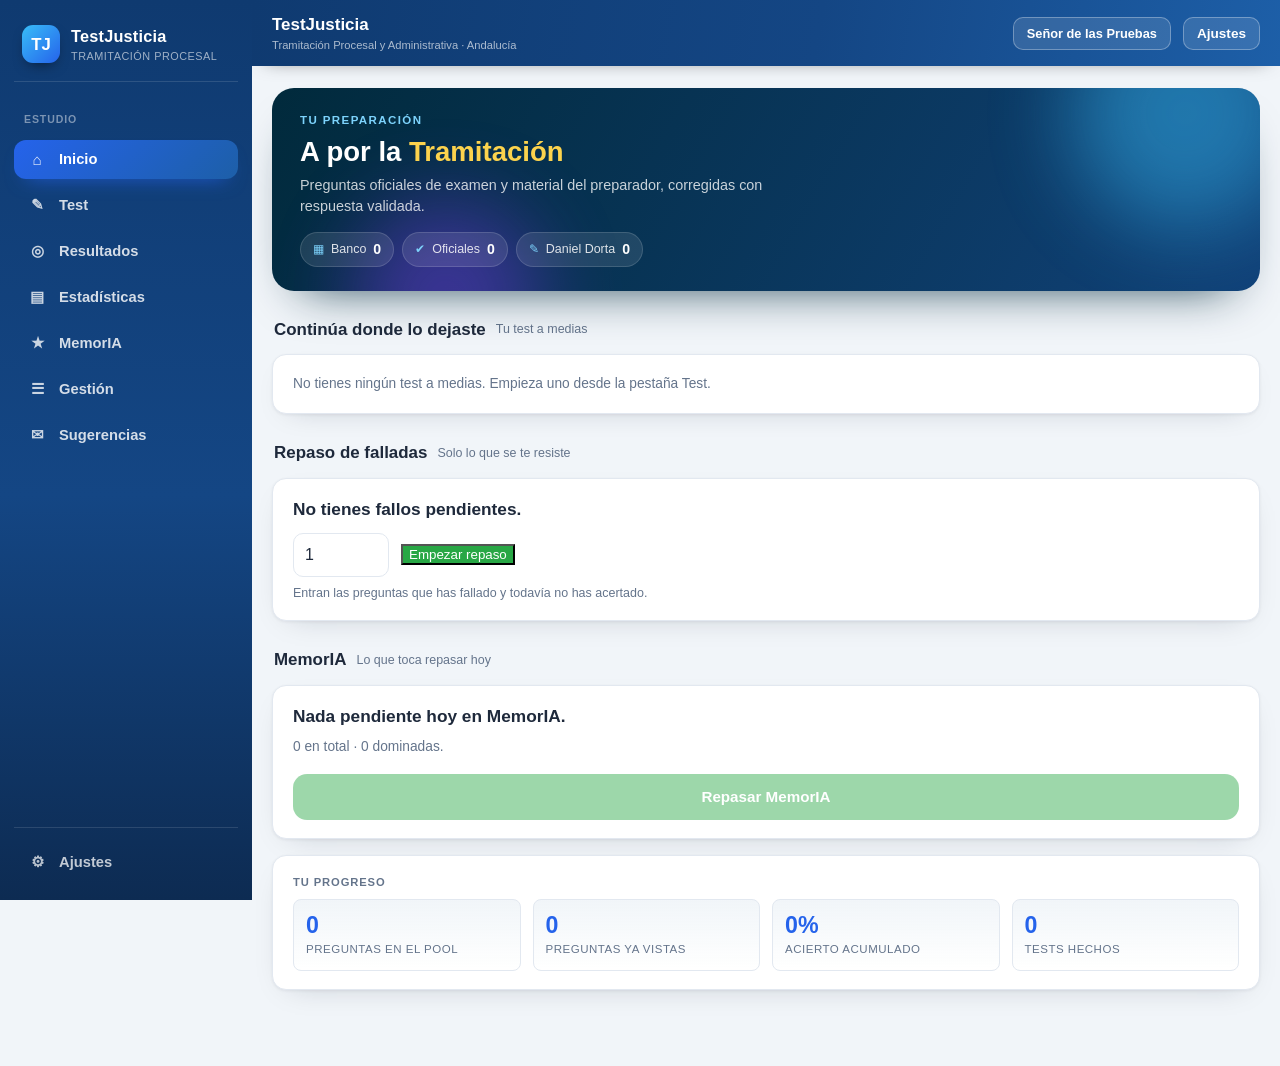
<file: index.html>
<!doctype html>
<html lang="es">
<head>
<meta charset="utf-8">
<meta name="viewport" content="width=device-width, initial-scale=1, viewport-fit=cover">
<meta name="theme-color" content="#144684">
<title>TestJusticia — Tramitación Procesal y Administrativa</title>
<link rel="manifest" href="manifest.json">
<link rel="stylesheet" href="style.css">
</head>
<body>

<div class="app-shell">

  <!-- ================= MENU LATERAL ================= -->
  <aside class="sidebar" id="sidebar">
    <div class="side-brand">
      <div class="side-logo">TJ</div>
      <div class="side-brand-txt">
        <b>TestJusticia</b>
        <span>Tramitación Procesal</span>
      </div>
    </div>

    <div class="side-sec">Estudio</div>
    <button class="nav-btn active" type="button" data-tab="tab-inicio"><span class="ic">⌂</span> Inicio</button>
    <button class="nav-btn" type="button" data-tab="tab-test"><span class="ic">✎</span> Test</button>
    <button class="nav-btn" type="button" data-tab="tab-resultados"><span class="ic">◎</span> Resultados</button>
    <button class="nav-btn" type="button" data-tab="tab-stats"><span class="ic">▤</span> Estadísticas</button>
    <button class="nav-btn" type="button" data-tab="tab-memoria"><span class="ic">★</span> MemorIA</button>
    <button class="nav-btn" type="button" data-tab="tab-gestion"><span class="ic">☰</span> Gestión</button>
    <button class="nav-btn" type="button" data-tab="tab-sugerencias"><span class="ic">✉</span> Sugerencias</button>

    <div class="side-pie">
      <button class="nav-btn js-ajustes" type="button"><span class="ic">⚙</span> Ajustes</button>
    </div>
  </aside>
  <div class="velo" id="velo"></div>

  <div class="main">

    <!-- ================= BARRA SUPERIOR ================= -->
    <header class="topbar">
      <button class="btn-menu" id="menu-toggle" type="button" aria-label="Menú">☰</button>
      <h1>TestJusticia <span class="sub">Tramitación Procesal y Administrativa · Andalucía</span></h1>
      <button id="btn-cuenta" class="icon-btn cuenta-btn" type="button" title="Cambiar de cuenta">Señor de las Pruebas</button>
      <button id="btn-ajustes" class="icon-btn" type="button">Ajustes</button>
    </header>

    <div class="contenido">

      <!-- ================= AVISO DE VERSION NUEVA ================= -->
      <div id="banner-update" class="banner-update hidden">
        <span>Hay una versión nueva de la app.</span>
        <button id="btn-banner-update" class="btn-pri" type="button">Actualizar</button>
      </div>

      <div id="banner-install" class="banner-install hidden">
        <span>Instala TestJusticia en tu pantalla de inicio.</span>
        <button id="btn-install" class="btn-sec" type="button">Instalar</button>
        <button id="btn-install-cerrar" class="icon-btn" type="button">✕</button>
      </div>

      <!-- ================= INICIO ================= -->
      <section id="tab-inicio" class="tab-content">

        <div class="qt-hero">
          <div class="qt-blob b1"></div>
          <div class="qt-blob b2"></div>
          <div class="qt-hero-grid">
            <div>
              <div class="qt-kicker">Tu preparación</div>
              <div class="qt-title">A por la <b>Tramitación</b></div>
              <p class="qt-sub">Preguntas oficiales de examen y material del preparador, corregidas con respuesta validada.</p>
              <div class="qt-chips" id="hero-chips">
                <span class="qt-chip"><i>▦</i> Banco <b id="chip-total">0</b></span>
                <span class="qt-chip"><i>✔</i> Oficiales <b id="chip-ofi">0</b></span>
                <span class="qt-chip"><i>✎</i> Daniel Dorta <b id="chip-pre">0</b></span>
              </div>
            </div>
          </div>
        </div>

        <div class="qt-sec">
          <h2>Continúa donde lo dejaste</h2>
          <span>Tu test a medias</span>
        </div>
        <div id="inicio-continuar"></div>

        <div class="qt-sec">
          <h2>Repaso de falladas</h2>
          <span>Solo lo que se te resiste</span>
        </div>
        <div class="card">
          <div class="card-titulo" id="inicio-falladas-tit">—</div>
          <div class="fila-cfg" style="margin-top:10px">
            <input type="number" id="inicio-n-falladas" min="1" max="200" step="5" value="25">
            <button class="btn-pri" type="button" id="inicio-empezar-falladas">Empezar repaso</button>
          </div>
          <div class="cfg-nota">Entran las preguntas que has fallado y todavía no has acertado.</div>
        </div>

        <div class="qt-sec">
          <h2>MemorIA</h2>
          <span>Lo que toca repasar hoy</span>
        </div>
        <div class="card">
          <div class="card-titulo" id="inicio-memoria-tit">—</div>
          <div class="card-meta" id="inicio-memoria-meta"></div>
          <div class="test-nav">
            <button class="btn-pri" type="button" id="inicio-empezar-memoria">Repasar MemorIA</button>
          </div>
        </div>

        <div class="card">
          <div class="card-label">Tu progreso</div>
          <div id="resumen-inicio" class="resumen-grid"></div>
        </div>
      </section>

      <!-- ================= TEST ================= -->
      <section id="tab-test" class="tab-content hidden">

        <div id="test-portada">
          <div id="portada-pausada" class="hidden"></div>
          <div class="qt-sec">
            <h2>Preparar un test</h2>
            <span>Todo se configura en un solo sitio</span>
          </div>
          <div class="qt-modes">
            <button class="qt-mode verde" type="button" id="opt-config">
              <span class="qt-mode-top"><span class="qt-mode-ic">⚙</span><span class="qt-mode-name">Test configurable</span></span>
              <span class="qt-mode-desc">Número de preguntas, modo, tiempo, fuente, bloque y tipo de pregunta.</span>
              <span class="qt-mode-meta"><b>Elegir opciones</b></span>
            </button>

            <button class="qt-mode" type="button" id="opt-completo">
              <span class="qt-mode-top"><span class="qt-mode-ic">◎</span><span class="qt-mode-name">Examen completo</span></span>
              <span class="qt-mode-desc">Un examen entero, tal y como cayó: oficiales o de Daniel Dorta.</span>
              <span class="qt-mode-meta"><b>Ver exámenes</b></span>
            </button>
          </div>
        </div>

        <!-- ---------- CONFIGURADOR ---------- -->
        <div id="vista-config" class="hidden">
          <div class="vista-cab">
            <button class="btn-sec btn-volver" type="button" id="cfg-volver">‹ Volver</button>
            <div class="vista-cab-tx"><b>Test configurable</b><span>tú eliges las reglas</span></div>
          </div>

          <div class="paso">
            <div class="paso-num">1</div>
            <div class="paso-cuerpo">
              <h3>Cuántas preguntas</h3>
              <div class="fila-cfg">
                <input type="number" id="cfg-n" min="1" max="500" step="5" value="25">
                <div class="chips-mini" id="cfg-n-rapidos">
                  <button class="chip-mini" type="button" data-cfg-n="10">10</button>
                  <button class="chip-mini" type="button" data-cfg-n="25">25</button>
                  <button class="chip-mini" type="button" data-cfg-n="50">50</button>
                  <button class="chip-mini" type="button" data-cfg-n="100">100</button>
                  <button class="chip-mini" type="button" data-cfg-n="max">Todas</button>
                </div>
              </div>
              <div class="cfg-nota" id="cfg-n-nota"></div>
            </div>
          </div>

          <div class="paso">
            <div class="paso-num">2</div>
            <div class="paso-cuerpo">
              <h3>Modo y tiempo</h3>
              <div class="seg" id="cfg-modo">
                <button class="seg-btn" type="button" data-correccion="examen">
                  <b>Modo examen</b><span>Sin ayudas. La nota, al terminar.</span>
                </button>
                <button class="seg-btn" type="button" data-correccion="estudio">
                  <b>Modo estudio</b><span>Corrige al momento, con base legal. Sin tiempo.</span>
                </button>
              </div>
              <div class="sub-cfg">
                <span class="sub-tit">Tiempo del test</span>
                <div class="chips-mini" id="cfg-tiempos">
                  <button class="chip-mini" type="button" data-cfg-min="0">Sin límite</button>
                  <button class="chip-mini" type="button" data-cfg-min="15">15 min</button>
                  <button class="chip-mini" type="button" data-cfg-min="30">30 min</button>
                  <button class="chip-mini" type="button" data-cfg-min="45">45 min</button>
                  <button class="chip-mini" type="button" data-cfg-min="60">60 min</button>
                  <button class="chip-mini" type="button" data-cfg-min="90">90 min</button>
                  <button class="chip-mini" type="button" data-cfg-min="120">120 min</button>
                </div>
                <div class="cfg-nota" id="cfg-tiempo-nota"></div>
              </div>
            </div>
          </div>

          <div class="paso">
            <div class="paso-num">3</div>
            <div class="paso-cuerpo">
              <h3>De dónde salen</h3>

              <div class="sub-cfg">
                <span class="sub-tit">Fuente</span>
                <div class="fchips" id="cfg-fuente">
                  <button class="fchip on" type="button" data-fuente="todas">Todas</button>
                  <button class="fchip fchip-ofi" type="button" data-fuente="oficial">Oficiales</button>
                  <button class="fchip fchip-pre" type="button" data-fuente="preparador">Daniel Dorta</button>
                </div>
              </div>

              <div class="sub-cfg">
                <span class="sub-tit">Bloque (puedes marcar varios)</span>
                <div class="chips-mini" id="cfg-bloque">
                  <button class="chip-mini on" type="button" data-bloque="test">Test · 1er ejercicio</button>
                  <button class="chip-mini on" type="button" data-bloque="caso">Caso práctico · 2º</button>
                  <button class="chip-mini on" type="button" data-bloque="informatica">Informática · 3º</button>
                </div>
                <div class="cfg-nota" id="cfg-bloque-nota">Marcados los tres: entran preguntas de cualquier bloque.</div>
              </div>

              <div class="sub-cfg">
                <span class="sub-tit">Ley</span>
                <select id="cfg-ley" class="campo-select"></select>
                <div class="cfg-nota">Solo aparecen las leyes que tienen preguntas en el banco.</div>
              </div>

              <div class="sub-cfg">
                <span class="sub-tit">Tipo de pregunta</span>
                <div class="chips-mini" id="cfg-tipo">
                  <button class="chip-mini" type="button" data-tipo="todas">Todas</button>
                  <button class="chip-mini" type="button" data-tipo="falladas">Falladas</button>
                  <button class="chip-mini" type="button" data-tipo="sin-hacer">No realizadas aún</button>
                </div>
              </div>

              <div class="sub-cfg">
                <span class="sub-tit">Examen concreto (opcional)</span>
                <select id="cfg-examen" class="campo-select"></select>
                <div class="cfg-nota">Déjalo en «Todo el banco» para usar el total de todos los exámenes.</div>
              </div>
            </div>

              <div class="sub-cfg">
                <span class="sub-tit">Penalización por fallo</span>
                <div class="chips-mini" id="cfg-penal">
                  <button class="chip-mini" type="button" data-penal="0">Sin penalización</button>
                  <button class="chip-mini" type="button" data-penal="0.25">4 fallos = 1</button>
                  <button class="chip-mini" type="button" data-penal="0.3333">3 fallos = 1</button>
                  <button class="chip-mini" type="button" data-penal="0.5">2 fallos = 1</button>
                  <button class="chip-mini" type="button" data-penal="1">1 fallo = 1</button>
                </div>
                <div class="cfg-nota" id="cfg-penal-nota">Cada fallo resta esa fracción de acierto. Las blancas nunca penalizan.</div>
              </div>
          </div>

          <div class="cfg-final">
            <div class="cfg-resumen" id="cfg-resumen">—</div>
            <button class="btn-pri btn-grande" type="button" id="cfg-empezar">Comenzar test</button>
          </div>
        </div>

        <!-- ---------- VISTA: EXAMEN COMPLETO ---------- -->
        <div id="vista-completo" class="hidden">
          <div class="vista-cab">
            <button class="btn-sec btn-volver" type="button" id="comp-volver">‹ Volver</button>
            <div class="vista-cab-tx"><b>Examen completo</b><span>tal y como cayó</span></div>
          </div>

          <div class="fchips" id="comp-fuente">
            <button class="fchip on" type="button" data-comp-fuente="oficial">Oficiales</button>
            <button class="fchip fchip-pre" type="button" data-comp-fuente="preparador">Daniel Dorta</button>
          </div>

          <div id="comp-lista" class="of-lista"></div>
        </div>

        <!-- ---------- VISTA: CONFIGURAR UN EXAMEN COMPLETO ---------- -->
        <div id="vista-examen" class="hidden">
          <div class="vista-cab">
            <button class="btn-sec btn-volver" type="button" id="ex-volver">‹ Volver a la lista</button>
          </div>

          <div class="card">
            <div class="card-label">Examen completo</div>
            <div class="card-titulo" id="ex-titulo">—</div>
            <div class="card-meta" id="ex-meta"></div>
          </div>

          <div class="paso">
            <div class="paso-num">1</div>
            <div class="paso-cuerpo">
              <h3>Cómo quieres hacerlo</h3>
              <div class="seg" id="ex-modo">
                <button class="seg-btn" type="button" data-correccion="examen">
                  <b>Modo examen</b><span>Sin ayudas y con tiempo, como el día del examen.</span>
                </button>
                <button class="seg-btn" type="button" data-correccion="estudio">
                  <b>Modo estudio</b><span>Corrige al momento, con la base legal. Sin tiempo.</span>
                </button>
              </div>
            </div>
          </div>

          <div class="paso">
            <div class="paso-num">2</div>
            <div class="paso-cuerpo">
              <h3>Tiempo</h3>
              <div class="chips-mini" id="ex-tiempos">
                <button class="chip-mini" type="button" data-ex-min="0">Sin límite</button>
                <button class="chip-mini" type="button" data-ex-min="30">30 min</button>
                <button class="chip-mini" type="button" data-ex-min="45">45 min</button>
                <button class="chip-mini" type="button" data-ex-min="60">60 min</button>
                <button class="chip-mini" type="button" data-ex-min="90">90 min</button>
                <button class="chip-mini" type="button" data-ex-min="120">120 min</button>
              </div>
              <div class="cfg-nota" id="ex-tiempo-nota">Cuando se acabe el tiempo, el examen se entrega solo.</div>
            </div>
          </div>

          <div class="paso">
            <div class="paso-num">3</div>
            <div class="paso-cuerpo">
              <h3>Penalización</h3>
              <div class="sub-cfg">
                <span class="sub-tit">Penalización por fallo</span>
                <div class="chips-mini" id="ex-penal">
                  <button class="chip-mini" type="button" data-penal="0">Sin penalización</button>
                  <button class="chip-mini" type="button" data-penal="0.25">4 fallos = 1</button>
                  <button class="chip-mini" type="button" data-penal="0.3333">3 fallos = 1</button>
                  <button class="chip-mini" type="button" data-penal="0.5">2 fallos = 1</button>
                  <button class="chip-mini" type="button" data-penal="1">1 fallo = 1</button>
                </div>
                <div class="cfg-nota" id="ex-penal-nota">Cada fallo resta esa fracción de acierto. Las blancas nunca penalizan.</div>
              </div>
            </div>
          </div>

          <div class="cfg-final">
            <div class="cfg-resumen" id="ex-resumen">—</div>
            <button class="btn-pri btn-grande" type="button" id="ex-empezar">Comenzar el examen</button>
          </div>
        </div>

        <div id="test-runner" class="hidden">
        <div class="test-barra">
          <div class="test-barra-top">
            <span id="test-progreso-txt">0 / 0</span>
            <span id="test-marcador" class="marcador"></span>
            <span id="test-cronometro" class="crono hidden">00:00</span>
            <button id="btn-memorizar" class="modo-chip memoria" type="button" title="Añadir esta pregunta a MemorIA">★ MemorIA</button>
            <button id="btn-trampas" class="modo-chip" type="button" title="Resaltar las palabras que suelen usarse como trampa">🔍 Trampas</button>
            <button id="btn-duda" class="modo-chip" type="button" title="Marcar esta pregunta como dudosa">🟡 Duda</button>
            <button id="test-modo-chip" class="modo-chip examen" type="button">Examen</button>
          </div>
          <div class="progress"><div id="test-progress-bar" class="progress-fill"></div></div>
        </div>

        <div class="test-layout con-nav" id="test-layout">
          <div class="pregunta">
            <div class="pregunta-num" id="pregunta-num">Pregunta 1</div>
            <div class="caso-box hidden" id="caso-box">
              <button class="caso-cab" id="caso-toggle" type="button">
                <span class="caso-ico">▤</span>
                <span class="caso-tit">Supuesto de hecho del caso práctico</span>
                <span class="caso-flecha" id="caso-flecha">▾</span>
              </button>
              <div class="caso-texto hidden" id="caso-texto"></div>
            </div>
            <div class="pregunta-enunciado" id="pregunta-enunciado"></div>
            <div class="opciones" id="opciones"></div>
            <div id="feedback" class="feedback hidden"></div>
            <div id="justificacion" class="just hidden"></div>
          </div>

          <aside class="side-test" id="side-test">
            <h4>Preguntas</h4>
            <div class="question-nav" id="question-nav"></div>
            <div class="leyenda">
              <span><i style="background:#3b82f6"></i>Respondida</span>
              <span><i style="background:#008000"></i>Correcta</span>
              <span><i style="background:#ff0000"></i>Fallada</span>
              <span><i style="background:#f59e0b"></i>En blanco</span>
            </div>
            <div class="afb" id="afb">
              <span class="afb-ok" id="afb-ok" style="width:0%"></span>
              <span class="afb-mal" id="afb-mal" style="width:0%"></span>
              <span class="afb-bl" id="afb-bl" style="width:100%"></span>
            </div>
            <div class="fnota" id="afb-txt">0 aciertos · 0 fallos · 0 en blanco</div>
          </aside>
        </div>

        <div class="test-nav">
          <button id="btn-anterior" class="btn-sec" type="button">‹ Anterior</button>
          <button id="btn-editar-preg" class="btn-sec" type="button" title="Editar esta pregunta y su justificación">✎ Editar</button>
          <button id="btn-blanco" class="btn-blanco" type="button">Dejar en blanco</button>
          <button id="btn-siguiente" class="btn-pri" type="button">Siguiente ›</button>
        </div>
        <div class="test-nav">
          <button id="btn-finalizar" class="btn-peligro" type="button">Finalizar test</button>
          <button id="btn-pausar" class="btn-sec" type="button">⏸ Pausar y salir</button>
          <button id="btn-abandonar" class="btn-sec" type="button">Descartar</button>
        </div>
        </div><!-- /test-runner -->
      </section>

      <!-- ================= RESULTADOS ================= -->
      <section id="tab-resultados" class="tab-content hidden">
        <div id="res-lista">
        <div class="card resultado-card">
          <div id="resultado-nota" class="nota">—</div>
          <div id="resultado-titulo" class="card-titulo">Resultado</div>
          <div id="resultado-detalle" class="card-meta"></div>
          <div id="resultado-dudas" class="card-meta"></div>
          <div id="resultado-racha" class="racha hidden"></div>
          <div class="afb">
            <span class="afb-ok" id="res-afb-ok" style="width:0%"></span>
            <span class="afb-mal" id="res-afb-mal" style="width:0%"></span>
            <span class="afb-bl" id="res-afb-bl" style="width:100%"></span>
          </div>
          <div class="test-nav" style="margin-top:10px">
            <button id="btn-ver-completo" class="btn-pri" type="button">Ver el test completo</button>
            <button id="btn-repetir-dudas" class="btn-sec hidden" type="button">🟡 Repasar las dudas</button>
          </div>
        </div>

        <div class="card">
          <div class="card-label">Tus tests</div>
          <div class="fchips" id="hist-filtros">
            <button class="fchip on" type="button" data-hist="todos">Todos</button>
            <button class="fchip" type="button" data-hist="abiertos">A medias</button>
            <button class="fchip" type="button" data-hist="terminados">Terminados</button>
          </div>
          <div id="lista-tests" class="lista-tests"></div>
        </div>

        <div class="card">
          <div class="card-label">Fallos de esta sesión</div>
          <div id="lista-fallos" class="lista-fallos"></div>
        </div>

        <div class="card">
          <div class="card-label">Revision completa</div>
          <div class="fchips rev-filtros" id="rev-filtros">
            <button class="fchip on" type="button" data-rev="todas">Todas</button>
            <button class="fchip" type="button" data-rev="falladas">Falladas</button>
            <button class="fchip" type="button" data-rev="blancas">Blancas</button>
            <button class="fchip" type="button" data-rev="acertadas">Acertadas</button>
          </div>
          <div id="lista-revision" class="lista-revision hidden"></div>
          <div class="test-nav"><button id="btn-revision" class="btn-sec" type="button">Mostrar todas las preguntas</button></div>
        </div>

        <div class="test-nav">
          <button id="btn-repetir-fallos" class="btn-pri" type="button">↺ Repetir los fallos</button>
          <button id="btn-volver-inicio" class="btn-sec" type="button">Volver al inicio</button>
        </div>
        </div><!-- /res-lista -->

        <!-- ---------- VISOR: recorrer un test ya hecho ---------- -->
        <div id="visor-rev" class="hidden">
          <div class="card visor-cab">
            <div class="visor-top">
              <button class="btn-sec btn-volver" id="visor-cerrar" type="button">‹ Volver</button>
              <div class="visor-tx">
                <b id="visor-titulo">Test</b>
                <span id="visor-meta">—</span>
              </div>
              <div class="visor-nota" id="visor-nota">—</div>
            </div>
            <div class="visor-filtros" id="visor-filtros">
              <button class="vf ok" type="button" data-vf="ok">
                <b id="vf-ok">0</b><span>Buenas</span>
              </button>
              <button class="vf mal" type="button" data-vf="mal">
                <b id="vf-mal">0</b><span>Falladas</span>
              </button>
              <button class="vf bl" type="button" data-vf="bl">
                <b id="vf-bl">0</b><span>En blanco</span>
              </button>
              <button class="vf duda" type="button" data-vf="duda">
                <b id="vf-duda">0</b><span>Dudas</span>
              </button>
            </div>
          </div>

          <div class="card" id="visor-cuerpo"></div>

          <div class="test-nav visor-nav">
            <button class="btn-sec" id="visor-ant" type="button">‹ Anterior</button>
            <span class="visor-pos" id="visor-pos">0 / 0</span>
            <button class="btn-pri" id="visor-sig" type="button">Siguiente ›</button>
          </div>
        </div>
      </section>

      <!-- ================= ESTADÍSTICAS ================= -->
      <section id="tab-stats" class="tab-content hidden">
        <div class="card">
          <div class="card-label">Global</div>
          <div id="stats-global" class="resumen-grid"></div>
        </div>
        <div class="card">
          <div class="card-label">Evolución por sesión</div>
          <div id="stats-grafico" class="grafico"></div>
        </div>
        <div class="card">
          <div class="card-label">Acierto por ley</div>
          <div id="stats-leyes" class="lista-leyes"></div>
        </div>

        <div class="card">
          <div class="card-label">Buscar preguntas</div>
          <input type="search" id="buscador" class="campo-buscar" placeholder="Escribe una palabra: adopción, artículo 86, LEC…">
          <div id="resultados-busqueda" class="lista-fallos" style="margin-top:12px"></div>
        </div>

        <div class="card">
          <div class="card-label">Preguntas que más fallas</div>
          <div id="stats-falladas" class="lista-fallos"></div>
        </div>
        <div class="card">
          <div class="card-label">Historial</div>
          <div id="stats-historial" class="historial"></div>
        </div>
      </section>

      <!-- ================= MEMORIA ================= -->
      <section id="tab-memoria" class="tab-content hidden">
        <div class="card">
          <div class="card-label">MemorIA · repaso diario</div>
          <div class="card-titulo">Las preguntas que se te resisten</div>
          <div class="card-meta">
            Entran solas al <strong>tercer fallo</strong>, o cuando tú quieras con el botón ★.
            Solo salen cuando las aciertas <strong>5 días seguidos</strong>.
          </div>
          <div id="memoria-contadores" class="resumen-grid"></div>
          <div class="test-nav">
            <button id="btn-memoria-repasar" class="btn-pri" type="button">Repasar ahora</button>
          </div>
        </div>

        <div class="card">
          <div class="card-label">Preguntas en MemorIA</div>
          <div class="fchips" id="memoria-filtros">
            <button class="fchip on" type="button" data-mem="hoy">Para hoy</button>
            <button class="fchip" type="button" data-mem="todas">Todas</button>
            <button class="fchip" type="button" data-mem="dominadas">Dominadas</button>
          </div>
          <div id="memoria-lista" class="memoria-lista"></div>
        </div>
      </section>

      <!-- ================= GESTIÓN DE PREGUNTAS ================= -->
      <section id="tab-gestion" class="tab-content hidden">
        <div class="card">
          <div class="card-label">Cargar exámenes</div>
          <div class="card-titulo">Subir un PDF</div>
          <div class="card-meta">
            Se abre la revisión previa antes de guardar nada: puedes excluir preguntas
            y marcar la correcta en las que falte.
          </div>
          <div class="test-nav">
            <button id="btn-gestion-pdf" class="btn-pri" type="button">Subir PDF</button>
            <button id="btn-vaciar-preguntas" class="btn-peligro" type="button">Vaciar todas las preguntas</button>
          </div>
          <div class="cfg-nota" id="ges-total"></div>
        </div>

        <div class="card">
          <div class="card-label">Filtrar</div>
          <div class="sub-cfg">
            <span class="sub-tit">Bloque</span>
            <div class="chips-mini" id="ges-bloque">
              <button class="chip-mini on" type="button" data-bloque="test">Test · 1º</button>
              <button class="chip-mini on" type="button" data-bloque="caso">Caso práctico · 2º</button>
              <button class="chip-mini on" type="button" data-bloque="informatica">Informática · 3º</button>
            </div>
          </div>
          <div class="sub-cfg">
            <span class="sub-tit">Ley</span>
            <select id="ges-ley" class="campo-select"></select>
          </div>
          <div class="sub-cfg">
            <span class="sub-tit">Justificación</span>
            <select id="ges-just" class="campo-select"></select>
          </div>
          <div class="sub-cfg">
            <span class="sub-tit">Buscar en el enunciado</span>
            <input type="search" id="ges-buscar" class="campo-buscar" placeholder="Escribe una palabra…">
          </div>
          <div class="cfg-nota" id="ges-cont"></div>
        </div>

        <div class="card">
          <div class="card-label">Preguntas</div>
          <div id="ges-lista" class="ges-lista"></div>
          <div class="test-nav">
            <button id="ges-mas" class="btn-sec hidden" type="button">Ver más</button>
          </div>
        </div>
      </section>

      <!-- ================= SUGERENCIAS ================= -->
      <section id="tab-sugerencias" class="tab-content hidden">
        <div class="card">
          <div class="card-label">Sugerencias</div>
          <div class="card-titulo">¿Algo que mejorar?</div>
          <div class="card-meta">
            Cuéntame qué falla o qué echas en falta. Se guarda y lo leo cuando me lo pidas.
          </div>

          <label class="campo">
            <span>Tipo</span>
            <select id="sug-tipo">
              <option value="mejora">Mejora</option>
              <option value="fallo">Fallo</option>
              <option value="contenido">Contenido / pregunta mal</option>
              <option value="otro">Otro</option>
            </select>
          </label>

          <label class="campo">
            <span>Cuéntamelo</span>
            <textarea id="sug-texto" class="area-texto" rows="5"
              placeholder="Ejemplo: cuando subo un PDF de 40 páginas tarda mucho y no veo el progreso."></textarea>
          </label>

          <div class="test-nav">
            <button id="btn-sug-enviar" class="btn-pri" type="button">Enviar sugerencia</button>
          </div>
          <div class="cfg-nota" id="sug-estado"></div>
        </div>

        <div class="card">
          <div class="card-label">Enviadas</div>
          <div id="sug-lista" class="ges-lista"></div>
        </div>
      </section>

    </div><!-- /contenido -->
  </div><!-- /main -->
</div><!-- /app-shell -->

<!-- ================= MODAL AJUSTES ================= -->
<div id="modal-ajustes" class="modal hidden">
  <div class="modal-caja">
    <div class="modal-cab">
      <span>Ajustes</span>
      <button id="btn-cerrar-ajustes" class="icon-btn" type="button">Cerrar</button>
    </div>

    <div class="modal-cuerpo">
      <label class="campo">
        <span>Cuenta</span>
        <select id="set-cuenta">
          <option value="senor">Señor de las Pruebas</option>
          <option value="carolina">Carolina</option>
        </select>
      </label>

      <label class="campo">
        <span>Preguntas en test rápido</span>
        <input type="number" id="set-test-n" min="5" max="200" step="5">
      </label>

      <label class="campo">
        <span>Preguntas en simulacro</span>
        <input type="number" id="set-sim-n" min="10" max="200" step="10">
      </label>

      <label class="campo">
        <span>Minutos de simulacro (0 = sin límite)</span>
        <input type="number" id="set-sim-min" min="0" max="300" step="5">
      </label>

      <label class="campo">
        <span>Penalización por fallo (0 = ninguna)</span>
        <input type="number" id="set-penal" min="0" max="1" step="0.05">
      </label>

      <label class="campo-fila">
        <input type="checkbox" id="set-correccion-inmediata">
        <span>Corregir al instante (si no, al final)</span>
      </label>

      <label class="campo-fila">
        <input type="checkbox" id="set-barajar">
        <span>Barajar el orden de las preguntas</span>
      </label>

      <label class="campo-fila">
        <input type="checkbox" id="set-oscuro">
        <span>Modo oscuro</span>
      </label>

      <label class="campo">
        <span>Tamaño de letra</span>
        <select id="set-letra">
          <option value="normal">Normal</option>
          <option value="grande">Grande</option>
          <option value="muygrande">Muy grande</option>
        </select>
      </label>

      <div class="card-label" style="margin-top:22px">Sincronización entre dispositivos</div>
      <div class="cfg-nota">
        Pon la misma clave en el PC y en el móvil. Los exámenes que subas y los
        cambios que hagas se guardan ahí y se ven en los dos.
      </div>
      <label class="campo">
        <span>Clave de sincronización</span>
        <input id="sy-codigo" class="campo-buscar" placeholder="por ejemplo: carolina-2026" autocomplete="off">
      </label>
      <div class="test-nav">
        <button id="btn-sy-activar" class="btn-pri" type="button">Activar</button>
        <button id="btn-sy-desactivar" class="btn-sec" type="button">Desactivar</button>
      </div>
      <div class="cfg-nota" id="sy-estado">Sin sincronización.</div>

      <div class="campo-fila" style="justify-content:space-between">
        <span>Versión <b id="app-version">—</b></span>
        <button id="btn-actualizar" class="btn-sec" type="button">Buscar actualización</button>
      </div>

      <div class="modal-nota">
        Los parámetros del simulacro hay que confirmarlos con la convocatoria
        (número de preguntas, tiempo y penalización). Están configurables para
        que los ajustéis vosotros.
      </div>

      <div class="modal-acciones">
        <button id="btn-exportar" class="btn-sec" type="button">Exportar progreso</button>
        <button id="btn-importar" class="btn-sec" type="button">Importar banco o progreso (.json)</button>
        <button id="btn-importar-pdf" class="btn-pri" type="button">Importar examen en PDF</button>
        <button id="btn-reset" class="btn-peligro" type="button">Borrar todo el progreso</button>
      </div>
      <input type="file" id="file-import" accept="application/json" class="hidden">
      <input type="file" id="file-pdf" accept="application/pdf,.pdf" class="hidden">
    </div>
  </div>
</div>

<div id="toast" class="toast hidden"></div>

<!-- ================= MODAL: CONFIRMACION PROPIA ================= -->
<div id="modal-confirmar" class="modal hidden">
  <div class="modal-caja">
    <div class="modal-cab">
      <span id="conf-titulo">Confirmar</span>
    </div>
    <div class="modal-cuerpo">
      <div id="conf-texto" class="card-meta"></div>
      <div class="modal-acciones">
        <button id="conf-ok" class="btn-pri" type="button">Aceptar</button>
        <button id="conf-cancel" class="btn-sec" type="button">Cancelar</button>
      </div>
    </div>
  </div>
</div>

<!-- ================= MODAL: IMPORTAR PDF ================= -->
<div id="modal-pdf" class="modal hidden">
  <div class="modal-caja">
    <div class="modal-cab">
      <span>Importar examen en PDF</span>
      <button id="btn-cerrar-pdf" class="icon-btn" type="button">Cerrar</button>
    </div>
    <div class="modal-cuerpo">
      <label class="campo">
        <span>Nombre del examen</span>
        <input type="text" id="pdf-titulo" placeholder="Ej. Simulacro Daniel Dorta 3">
      </label>
      <label class="campo">
        <span>Fuente</span>
        <select id="pdf-fuente">
          <option value="preparador">Daniel Dorta (preparador)</option>
          <option value="oficial">Examen oficial</option>
        </select>
      </label>
      <label class="campo">
        <span>Bloque</span>
        <select id="pdf-bloque">
          <option value="test">Test</option>
          <option value="caso">Caso práctico</option>
          <option value="informatica">Informática</option>
        </select>
      </label>
      <div id="pdf-resumen" class="card-meta"></div>
      <div id="pdf-lista" class="pdf-lista"></div>
      <div class="modal-acciones">
        <button id="btn-guardar-pdf" class="btn-pri" type="button" disabled>Guardar preguntas</button>
        <button id="btn-cancelar-pdf" class="btn-sec" type="button">Cancelar</button>
      </div>
    </div>
  </div>
</div>

<!-- Modal: importar pegando el texto a mano (PDF con capa de texto ilegible) -->
<div id="modal-texto-pdf" class="modal hidden">
  <div class="modal-caja">
    <div class="modal-cab">
      <span>Importar pegando el texto</span>
      <button id="btn-cerrar-texto-pdf" class="icon-btn" type="button">Cerrar</button>
    </div>
    <div class="modal-cuerpo">
      <div id="texto-pdf-msg" class="card-meta" style="margin-bottom:14px"></div>

      <div id="ocr-bloque">
        <button id="btn-ocr-pdf" class="btn-pri" type="button" style="width:100%">
          Leerlo con OCR (recomendado)
        </button>
        <div class="cfg-nota" style="margin:8px 0 0;text-align:center">
          Reconoce el texto de las páginas. Solo hace falta la primera vez.
        </div>
        <div id="ocr-progreso" class="ocr-progreso hidden">
          <div class="ocr-barra"><i id="ocr-barra-fill"></i></div>
          <div class="ocr-txt" id="ocr-txt">Preparando el OCR…</div>
        </div>
      </div>

      <div class="ocr-sep"><span>o pega el texto a mano</span></div>

      <div class="card-meta" style="margin-bottom:8px">
        Abre el PDF, selecciona todo el texto (<b>Ctrl + A</b>), cópialo (<b>Ctrl + C</b>)
        y pégalo aquí abajo.
      </div>
      <textarea id="texto-pdf-area" class="area-texto" rows="8"
        placeholder="Pega aquí el texto del examen…"></textarea>
      <div class="modal-acciones">
        <button id="btn-texto-pdf-procesar" class="btn-pri" type="button">Procesar texto</button>
        <button id="btn-texto-pdf-cancelar" class="btn-sec" type="button">Cancelar</button>
      </div>
    </div>
  </div>
</div>

<!-- Modal: editar la pregunta en curso sin salir del test -->
<div id="modal-preg" class="modal hidden">
  <div class="modal-caja">
    <div class="modal-cab">
      <span>Editar pregunta</span>
      <button id="btn-cerrar-preg" class="icon-btn" type="button">Cerrar</button>
    </div>
    <div class="modal-cuerpo">
      <label class="campo">
        <span>Enunciado</span>
        <textarea id="ep-enun" class="area-texto" rows="4"></textarea>
      </label>
      <div class="ep-ops">
        <label class="campo ep-op"><span><input type="radio" name="ep-ok" id="ep-ok-a" value="a"> A</span><input type="text" id="ep-op-a"></label>
        <label class="campo ep-op"><span><input type="radio" name="ep-ok" id="ep-ok-b" value="b"> B</span><input type="text" id="ep-op-b"></label>
        <label class="campo ep-op"><span><input type="radio" name="ep-ok" id="ep-ok-c" value="c"> C</span><input type="text" id="ep-op-c"></label>
        <label class="campo ep-op"><span><input type="radio" name="ep-ok" id="ep-ok-d" value="d"> D</span><input type="text" id="ep-op-d"></label>
      </div>
      <label class="campo">
        <span>Bloque</span>
        <select id="ep-bloque">
          <option value="test">Test · 1er ejercicio</option>
          <option value="caso">Caso práctico · 2º</option>
          <option value="informatica">Informática · 3º</option>
        </select>
      </label>
      <label class="campo">
        <span>Ley</span>
        <input type="text" id="ep-ley" list="ep-leyes-dl" placeholder="Escribe o elige una ley…">
        <datalist id="ep-leyes-dl"></datalist>
      </label>
      <label class="campo">
        <span>Base legal</span>
        <input type="text" id="ep-base" placeholder="Art. 34.1 Ley 15/2015">
      </label>
      <label class="campo">
        <span>Justificación</span>
        <textarea id="ep-just" class="area-texto" rows="4"
          placeholder="Por qué esta opción es la correcta y por qué fallan las otras…"></textarea>
      </label>
      <div class="modal-acciones">
        <button id="btn-guardar-preg" class="btn-pri" type="button">Guardar y seguir</button>
        <button id="btn-cancelar-preg" class="btn-sec" type="button">Cancelar</button>
      </div>
    </div>
  </div>
</div>

<script src="vendor/pdf.min.js"></script>
<script src="vendor/tesseract/tesseract.min.js"></script>
<script src="datos/examenes.js"></script>
<!-- Banco oficial DESACTIVADO a proposito (13/11/2026): la app arranca con 0
     preguntas para que Carolina empiece a subir las suyas. El fichero sigue en
     datos/banco.js (1.144 preguntas de 10 examenes oficiales). Para recuperarlo,
     descomenta esta linea y sube CACHE_NAME en sw.js. -->
<!-- <script src="datos/banco.js"></script> -->
<script src="datos/casos.js"></script>
<script src="db.js"></script>
<script src="sync.js"></script>
<script src="app.js"></script>
<script>
  if ('serviceWorker' in navigator) {
    window.addEventListener('load', function () {
      navigator.serviceWorker.register('sw.js').catch(function (e) {
        console.warn('SW no registrado:', e);
      });
    });
  }
</script>
</body>
</html>
</file>
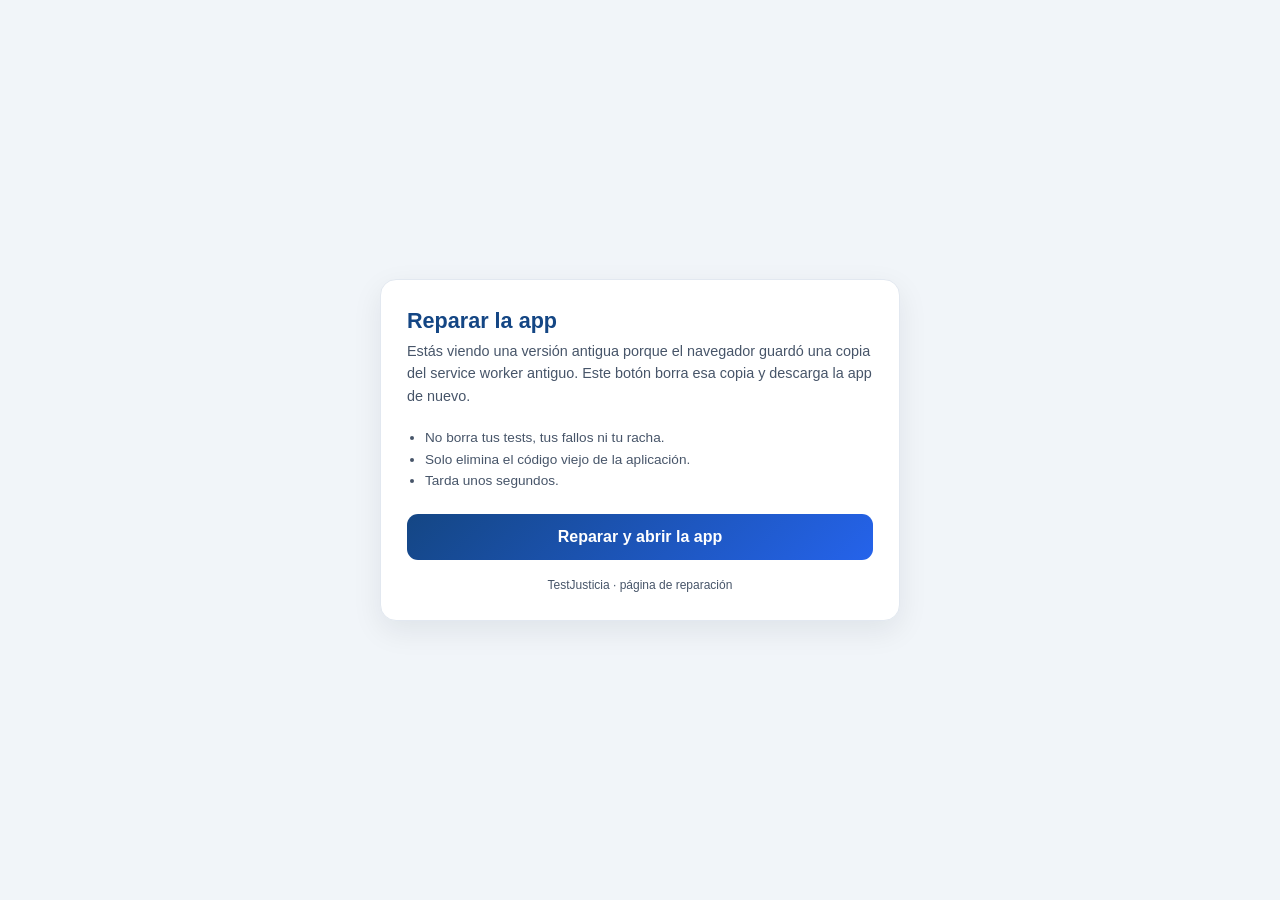
<file: reparar.html>
<!DOCTYPE html>
<html lang="es">
<head>
<meta charset="utf-8">
<meta name="viewport" content="width=device-width,initial-scale=1">
<meta name="robots" content="noindex">
<title>TestJusticia — Reparar actualización</title>
<style>
  :root{--azul:#144684;--azul2:#2563eb;--ink:#0f172a;--ink2:#475569;--bg:#f1f5f9;--card:#fff;--borde:#e2e8f0}
  *{box-sizing:border-box}
  body{margin:0;font-family:-apple-system,BlinkMacSystemFont,"Segoe UI",Roboto,Helvetica,Arial,sans-serif;
       background:var(--bg);color:var(--ink);display:flex;align-items:center;justify-content:center;
       min-height:100vh;padding:24px}
  .caja{background:var(--card);border:1px solid var(--borde);border-radius:16px;padding:28px 26px;
        max-width:520px;width:100%;box-shadow:0 10px 30px rgba(15,23,42,.08)}
  h1{margin:0 0 6px;font-size:1.35rem;color:var(--azul)}
  .sub{color:var(--ink2);font-size:.9rem;line-height:1.55;margin:0 0 20px}
  ul{color:var(--ink2);font-size:.85rem;line-height:1.6;padding-left:18px;margin:0 0 22px}
  button{width:100%;padding:14px;border:0;border-radius:11px;font:inherit;font-weight:800;
         font-size:1rem;color:#fff;background:linear-gradient(135deg,var(--azul),var(--azul2));cursor:pointer}
  button:disabled{opacity:.6;cursor:default}
  #log{margin:18px 0 0;padding:12px;background:#0f172a;color:#a7f3d0;border-radius:10px;
       font-size:.76rem;line-height:1.5;white-space:pre-wrap;display:none;max-height:210px;overflow:auto}
  .pie{margin-top:18px;font-size:.75rem;color:var(--ink2);text-align:center}
  .pie a{color:var(--azul2);text-decoration:none}
</style>
</head>
<body>
  <div class="caja">
    <h1>Reparar la app</h1>
    <p class="sub">Estás viendo una versión antigua porque el navegador guardó una copia
       del service worker antiguo. Este botón borra esa copia y descarga la app de nuevo.</p>
    <ul>
      <li>No borra tus tests, tus fallos ni tu racha.</li>
      <li>Solo elimina el código viejo de la aplicación.</li>
      <li>Tarda unos segundos.</li>
    </ul>
    <button id="go" type="button">Reparar y abrir la app</button>
    <pre id="log"></pre>
    <div class="pie">TestJusticia · página de reparación</div>
  </div>

<script>
(function () {
  var btn = document.getElementById('go');
  var log = document.getElementById('log');
  function diario(m) {
    log.style.display = 'block';
    log.textContent += m + '\n';
  }

  async function reparar() {
    btn.disabled = true;
    btn.textContent = 'Reparando…';
    try {
      if ('serviceWorker' in navigator) {
        var regs = await navigator.serviceWorker.getRegistrations();
        diario('Service workers encontrados: ' + regs.length);
        for (var i = 0; i < regs.length; i++) {
          var r = regs[i];
          try { await r.update(); } catch (e) {}
          var ok = await r.unregister();
          diario((ok ? 'Desregistrado: ' : 'No se pudo desregistrar: ') + (r.scope || '(sin ámbito)'));
        }
      } else {
        diario('Este navegador no tiene service workers.');
      }

      if (window.caches) {
        var claves = await caches.keys();
        diario('Cachés encontradas: ' + (claves.length ? claves.join(', ') : 'ninguna'));
        for (var j = 0; j < claves.length; j++) {
          await caches.delete(claves[j]);
          diario('Borrada: ' + claves[j]);
        }
      }

      diario('Listo. Abriendo la app actualizada…');
      btn.textContent = 'Abriendo…';
      setTimeout(function () {
        location.replace('./?v=' + Date.now());
      }, 900);
    } catch (e) {
      diario('Error: ' + (e && e.message ? e.message : e));
      btn.disabled = false;
      btn.textContent = 'Reintentar';
    }
  }

  btn.addEventListener('click', reparar);
})();
</script>
</body>
</html>
</file>
<file: style.css>
/* =========================================================================
   TestJusticia — hoja de estilos
   Estetica calcada de QuizPoL (Material Dashboard azul #144684) sin copiar
   su marca, su logo ni su codigo. Paleta, radios y componentes replicados
   a partir de sus 4 pantallas reales + 3 hojas publicas.
   ========================================================================= */

:root{
  --azul:#144684;
  --azul2:#2563eb;
  --azul3:#1d5fa8;
  --azul-noche:#012a3c;

  --ink:#1e293b;
  --ink2:#64748b;
  --bg:#f1f5f9;
  --card:#ffffff;
  --borde:#e2e8f0;

  --ok:#28a745;
  --ok-fuerte:#008000;
  --mal:#dc3545;
  --warn:#f59e0b;
  --info:#3b82f6;
  --rosa:#EC407A;

  --c1:#144684;
  --c2:#2563eb;

  --radio-sm:8px;
  --radio:14px;
  --radio-lg:22px;

  --som:0 1px 3px rgba(15,23,42,.06), 0 10px 30px -18px rgba(15,23,42,.25);
  --som-lg:0 22px 40px -18px rgba(20,70,132,.45), 0 4px 12px -6px rgba(0,0,0,.15);
  --ease:cubic-bezier(.2,.8,.2,1);
  --ancho-menu:252px;
}

body.dark{
  --ink:#e5eaf3;
  --ink2:#9aa8bf;
  --bg:#202940;
  --card:#273142;
  --borde:#33405a;
  --som:0 1px 3px rgba(0,0,0,.35), 0 10px 30px -18px rgba(0,0,0,.7);
}

*{box-sizing:border-box}

html,body{margin:0;padding:0}

body{
  font-family:-apple-system,BlinkMacSystemFont,"Segoe UI",Roboto,"Helvetica Neue",Arial,sans-serif;
  background:var(--bg);
  color:var(--ink);
  line-height:1.5;
  -webkit-font-smoothing:antialiased;
  transition:background .25s,color .25s;
}

.hidden{display:none !important}
.vacio{padding:18px 6px;color:var(--ink2);font-size:.92rem}

/* =========================== ESTRUCTURA =========================== */

.app-shell{display:flex;min-height:100vh}

/* ---------- menu lateral ---------- */
.sidebar{
  width:var(--ancho-menu);
  flex:0 0 var(--ancho-menu);
  background:linear-gradient(180deg,#0f3a70,#144684 55%,#0d2b52);
  color:#fff;
  padding:18px 14px;
  position:sticky;
  top:0;
  height:100vh;
  display:flex;
  flex-direction:column;
  gap:6px;
  z-index:60;
  overflow-y:auto;
}

.side-brand{display:flex;align-items:center;gap:11px;padding:6px 8px 16px;border-bottom:1px solid rgba(255,255,255,.12);margin-bottom:10px}
.side-logo{
  width:38px;height:38px;border-radius:11px;flex-shrink:0;
  background:linear-gradient(135deg,#38bdf8,#2563eb);
  display:grid;place-items:center;font-weight:800;font-size:1.05rem;color:#fff;
  box-shadow:0 6px 14px -6px rgba(0,0,0,.6);
}
.side-brand-txt{display:flex;flex-direction:column;min-width:0}
.side-brand-txt b{font-size:1.02rem;letter-spacing:.2px}
.side-brand-txt span{font-size:.68rem;color:rgba(255,255,255,.6);text-transform:uppercase;letter-spacing:.5px}

.side-sec{
  font-size:.66rem;text-transform:uppercase;letter-spacing:.9px;
  color:rgba(255,255,255,.45);padding:14px 10px 6px;font-weight:700;
}

.nav-btn{
  display:flex;align-items:center;gap:11px;
  width:100%;padding:11px 12px;border:0;border-radius:12px;
  background:transparent;color:rgba(255,255,255,.82);
  font-size:.92rem;font-weight:600;text-align:left;cursor:pointer;
  transition:background .2s var(--ease),color .2s var(--ease),transform .2s var(--ease);
}
.nav-btn:hover{background:rgba(255,255,255,.1);color:#fff;transform:translateX(3px)}
.nav-btn.active{
  background:linear-gradient(135deg,#2563eb,#1d5fa8);
  color:#fff;box-shadow:0 10px 20px -12px rgba(37,99,235,.9);
}
.nav-btn .ic{width:22px;text-align:center;font-size:.95rem;opacity:.95}

.side-pie{margin-top:auto;padding-top:14px;border-top:1px solid rgba(255,255,255,.12)}
.side-pie .nav-btn{color:rgba(255,255,255,.75)}

/* ---------- zona principal ---------- */
.main{flex:1;min-width:0;display:flex;flex-direction:column}

.topbar{
  position:sticky;top:0;z-index:50;
  display:flex;align-items:center;gap:12px;
  padding:12px 20px;
  background:linear-gradient(100deg,#0f3a70,#144684 55%,#1d5fa8);
  color:#fff;
  box-shadow:0 6px 20px -14px rgba(0,0,0,.7);
}
.topbar h1{font-size:1.06rem;margin:0;font-weight:700;flex:1;min-width:0;
  white-space:nowrap;overflow:hidden;text-overflow:ellipsis}
.topbar .sub{display:block;font-size:.7rem;font-weight:500;color:rgba(255,255,255,.65)}

.btn-menu{
  display:none;border:1px solid rgba(255,255,255,.25);background:rgba(255,255,255,.1);
  color:#fff;border-radius:10px;padding:8px 11px;font-size:1rem;cursor:pointer;
}

.icon-btn{
  border:1px solid var(--borde);background:var(--card);color:var(--ink);
  border-radius:10px;padding:8px 13px;font-size:.85rem;font-weight:600;cursor:pointer;
  transition:background .2s,border-color .2s;
}
.icon-btn:hover{background:rgba(37,99,235,.08);border-color:var(--azul2)}
.topbar .icon-btn{background:rgba(255,255,255,.12);border-color:rgba(255,255,255,.3);color:#fff}
.topbar .icon-btn:hover{background:rgba(255,255,255,.22)}

.contenido{padding:22px 20px 60px;max-width:1080px;width:100%}

.velo{
  display:none;position:fixed;inset:0;background:rgba(6,15,30,.55);
  z-index:55;backdrop-filter:blur(2px);
}

/* =========================== HERO (.qt-hero) =========================== */

.qt-hero{
  position:relative;overflow:hidden;
  border-radius:var(--radio-lg);
  padding:24px 28px;color:#fff;margin-bottom:22px;
  background:linear-gradient(120deg,#012a3c,#144684 40%,#1d5fa8 70%,#012a3c);
  background-size:300% 300%;
  animation:qt-grad 16s ease infinite;
  box-shadow:0 24px 50px -30px rgba(1,42,60,.95);
}
@keyframes qt-grad{0%,100%{background-position:0% 50%}50%{background-position:100% 50%}}

.qt-blob{position:absolute;border-radius:50%;filter:blur(42px);opacity:.45;pointer-events:none}
.qt-blob.b1{width:230px;height:230px;background:#38bdf8;top:-90px;right:-40px}
.qt-blob.b2{width:190px;height:190px;background:#7c3aed;bottom:-100px;left:8%}

.qt-hero-grid{position:relative;display:grid;grid-template-columns:minmax(0,1.15fr) minmax(0,1fr);gap:26px;align-items:center}
.qt-kicker{font-size:.72rem;text-transform:uppercase;letter-spacing:1.4px;color:#7dd3fc;font-weight:700}
.qt-title{font-size:1.72rem;line-height:1.2;margin:6px 0 6px;font-weight:800;color:#fff}
.qt-title b{color:#fcd34d}
.qt-sub{font-size:.9rem;color:rgba(255,255,255,.78);margin:0 0 14px}

.qt-chips{display:flex;flex-wrap:wrap;gap:8px}
.qt-chip{
  display:inline-flex;align-items:center;gap:7px;
  background:rgba(255,255,255,.1);border:1px solid rgba(255,255,255,.14);
  padding:6px 12px;border-radius:999px;font-size:.78rem;color:rgba(255,255,255,.85);
}
.qt-chip i{color:#7dd3fc;font-style:normal}
.qt-chip b{color:#fff;font-weight:800;font-size:.88rem}

.qt-hero-acts{display:flex;flex-direction:column;gap:9px}
.qt-act{
  display:flex;align-items:center;gap:12px;padding:11px 14px;border-radius:16px;
  border:1px solid rgba(255,255,255,.16);background:rgba(255,255,255,.1);
  color:#fff;cursor:pointer;text-align:left;width:100%;
  transition:transform .25s var(--ease),background .25s,border-color .25s;
}
.qt-act:hover{transform:translateX(4px);background:rgba(255,255,255,.18);border-color:rgba(255,255,255,.32)}
.qt-act .ic{width:38px;height:38px;border-radius:12px;display:grid;place-items:center;flex-shrink:0;box-shadow:0 6px 14px -6px rgba(0,0,0,.5)}
.qt-act.cont .ic{background:linear-gradient(135deg,#ffc53d,#f59e0b);color:#3b2600}
.qt-act.fallos .ic{background:linear-gradient(135deg,#ff5a6a,#d90f25);color:#fff}
.qt-act.ofi .ic{background:linear-gradient(135deg,#56d11a,#2b8a00);color:#fff}
.qt-act .tx{display:flex;flex-direction:column;min-width:0;flex:1;line-height:1.25}
.qt-act small{font-size:.68rem;color:rgba(255,255,255,.7);font-weight:700;text-transform:uppercase;letter-spacing:.4px}
.qt-act b{font-size:.9rem;font-weight:700;white-space:nowrap;overflow:hidden;text-overflow:ellipsis}
.qt-act .go{opacity:.6;transition:transform .25s var(--ease),opacity .25s}
.qt-act:hover .go{transform:translateX(3px);opacity:1}

/* =========================== TARJETAS DE MODO (.qt-mode) =========================== */

.qt-sec{display:flex;align-items:center;gap:10px;margin:26px 2px 12px}
.qt-sec h2{font-size:1.06rem;margin:0;font-weight:800;color:var(--ink)}
.qt-sec span{font-size:.78rem;color:var(--ink2)}

.qt-modes{display:grid;grid-template-columns:repeat(auto-fit,minmax(230px,1fr));gap:14px}

.qt-mode{
  position:relative;overflow:hidden;text-align:left;
  background:var(--card);border:1px solid var(--borde);border-radius:var(--radio);
  padding:16px 16px 18px;cursor:pointer;color:var(--ink);
  display:flex;flex-direction:column;gap:6px;
  box-shadow:var(--som);
  transition:transform .35s var(--ease),box-shadow .35s var(--ease);
}
.qt-mode::after{
  content:"";position:absolute;inset:auto 0 0 0;height:4px;
  background:linear-gradient(90deg,var(--c1),var(--c2));
  transform:scaleX(.25);transform-origin:left;transition:transform .45s var(--ease);
}
.qt-mode:hover{transform:translateY(-6px);box-shadow:var(--som-lg)}
.qt-mode:hover::after{transform:scaleX(1)}
.qt-mode-top{display:flex;align-items:center;gap:10px}
.qt-mode-ic{
  width:32px;height:32px;border-radius:9px;display:grid;place-items:center;flex-shrink:0;color:#fff;font-size:.85rem;
  background:linear-gradient(135deg,var(--c1),var(--c2));box-shadow:0 5px 12px -5px var(--c2);
}
.qt-mode-name{font-size:.98rem;font-weight:800;flex:1;min-width:0}
.qt-mode-desc{font-size:.82rem;color:var(--ink2);line-height:1.4}
.qt-mode-meta{margin-top:auto;padding-top:8px;font-size:.78rem;color:var(--ink2)}
.qt-mode-meta b{color:var(--azul2);font-weight:800}

.qt-mode.rojo{--c1:#d90f25;--c2:#ff5a6a}
.qt-mode.verde{--c1:#2b8a00;--c2:#56d11a}
.qt-mode.ambar{--c1:#f59e0b;--c2:#ffc53d}

/* =========================== TARJETAS GENERICAS =========================== */

.card{
  background:var(--card);border:1px solid var(--borde);border-radius:var(--radio);
  padding:18px 20px;margin-bottom:16px;box-shadow:var(--som);
}
.card-label{
  font-size:.7rem;text-transform:uppercase;letter-spacing:.9px;font-weight:800;
  color:var(--ink2);margin-bottom:8px;
}
.card-titulo{font-size:1.08rem;font-weight:800;margin-bottom:6px}
.card-meta{font-size:.86rem;color:var(--ink2);line-height:1.6}
.card-meta strong{color:var(--ink)}

.aviso{
  background:#fff7ed;border:1px solid #fed7aa;color:#9a3412;
  border-radius:var(--radio);padding:14px 16px;margin-bottom:16px;font-size:.88rem;
}
body.dark .aviso{background:#3a2a17;border-color:#7c4a11;color:#fdba74}

.resumen-grid{display:grid;grid-template-columns:repeat(auto-fit,minmax(140px,1fr));gap:12px}
.mini{background:linear-gradient(180deg,var(--bg),transparent);border:1px solid var(--borde);border-radius:var(--radio-sm);padding:12px}
.mini-v{font-size:1.45rem;font-weight:800;color:var(--azul2);line-height:1.15}
.mini-v.ok{color:var(--ok)}
.mini-v.mal{color:var(--mal)}
.mini-l{font-size:.72rem;color:var(--ink2);text-transform:uppercase;letter-spacing:.5px;margin-top:3px}

/* =========================== FILTRO DE FUENTE =========================== */

.fchips{display:flex;flex-wrap:wrap;gap:8px;align-items:center}
.fchip{
  display:inline-flex;align-items:center;gap:6px;
  border:1px solid var(--borde);background:var(--card);color:var(--ink2);
  border-radius:999px;padding:7px 14px;font-size:.82rem;font-weight:700;cursor:pointer;
  transition:all .2s var(--ease);
}
.fchip:hover{border-color:var(--azul2);color:var(--azul2)}
.fchip.on{background:linear-gradient(135deg,var(--azul),var(--azul2));border-color:transparent;color:#fff;box-shadow:0 8px 18px -12px var(--azul2)}
.fchip b{font-weight:800}
.fchip-ofi.on{background:linear-gradient(135deg,#2b8a00,#56d11a)}
.fchip-pre.on{background:linear-gradient(135deg,#b45309,#f59e0b)}
.fnota{font-size:.76rem;color:var(--ink2);margin-top:8px}

.badge{display:inline-block;font-size:.66rem;font-weight:800;text-transform:uppercase;letter-spacing:.5px;padding:3px 8px;border-radius:999px}
.badge.ofi{background:rgba(43,138,0,.14);color:#2b8a00}
.badge.pre{background:rgba(245,158,11,.18);color:#b45309}

/* =========================== PANTALLA DE TEST =========================== */

.test-barra{
  background:var(--card);border:1px solid var(--borde);border-radius:var(--radio);
  padding:12px 16px;margin-bottom:16px;box-shadow:var(--som);
}
.test-barra-top{display:flex;align-items:center;gap:12px;flex-wrap:wrap;margin-bottom:9px;font-size:.85rem;font-weight:700}
.test-barra-top #test-progreso-txt{color:var(--ink2)}
.marcador{margin-left:auto;color:var(--ink2);font-weight:600;font-size:.82rem}
.marcador .ok{color:var(--ok);font-weight:800}
.marcador .mal{color:var(--mal);font-weight:800}

.crono{
  background:var(--rosa);color:#fff;border-radius:var(--radio-sm);
  padding:8px 13px;font-weight:800;letter-spacing:1px;font-size:.92rem;
  min-width:96px;text-align:center;font-variant-numeric:tabular-nums;
}
.crono.agotado{background:var(--mal);animation:pulso 1s infinite}
@keyframes pulso{0%,100%{opacity:1}50%{opacity:.55}}

.progress{height:7px;background:var(--borde);border-radius:99px;overflow:hidden}
.progress-fill{height:100%;width:0;border-radius:99px;background:linear-gradient(90deg,var(--azul),var(--azul2));transition:width .3s var(--ease)}

.test-layout{display:grid;grid-template-columns:minmax(0,1fr);gap:16px}
.test-layout.con-nav{grid-template-columns:minmax(0,1fr) 210px}

.pregunta{
  background:var(--card);border:1px solid var(--borde);border-radius:var(--radio);
  padding:22px 24px;box-shadow:var(--som);
}
.pregunta-num{
  font-size:.74rem;text-transform:uppercase;letter-spacing:.9px;
  color:var(--azul2);font-weight:800;margin-bottom:10px;
}
.pregunta-enunciado{
  font-size:1.22rem;line-height:1.45;font-weight:600;color:var(--ink);
  margin-bottom:20px;overflow-wrap:break-word;
}

.opciones{display:flex;flex-direction:column;gap:10px}
.opcion{
  display:flex;align-items:flex-start;gap:13px;
  width:100%;text-align:left;cursor:pointer;
  background:var(--card);border:1.5px solid var(--borde);border-radius:var(--radio);
  padding:13px 16px;color:var(--ink);font-size:.98rem;line-height:1.45;
  transition:transform .2s var(--ease),border-color .2s,background .2s,box-shadow .2s;
}
.opcion:hover:not(.bloqueada){border-color:var(--azul2);background:rgba(37,99,235,.05);transform:translateX(3px)}
.opcion .letra{
  width:30px;height:30px;flex-shrink:0;border-radius:9px;
  display:grid;place-items:center;font-weight:800;text-transform:uppercase;
  background:var(--bg);color:var(--ink2);
}
.opcion[data-letra="a"] .letra{background:#0296d2;color:#fff}
.opcion[data-letra="b"] .letra{background:#f6102c;color:#fff}
.opcion[data-letra="c"] .letra{background:#ffb401;color:#3b2600}
.opcion[data-letra="d"] .letra{background:#2b8a00;color:#fff}

.opcion.elegida{border-color:var(--azul2);background:rgba(37,99,235,.09);box-shadow:0 8px 20px -14px var(--azul2)}
.opcion.correcta{border-color:var(--ok-fuerte);background:rgba(0,128,0,.09)}
.opcion.correcta .letra{outline:3px solid rgba(0,128,0,.25)}
.opcion.incorrecta{border-color:var(--mal);background:rgba(220,53,69,.09)}
.opcion.bloqueada{cursor:default}

.feedback{margin-top:15px;padding:12px 15px;border-radius:var(--radio);font-weight:700;font-size:.9rem}
.feedback.ok{background:rgba(40,167,69,.12);color:#1b7a33;border:1px solid rgba(40,167,69,.35)}
.feedback.mal{background:rgba(220,53,69,.12);color:#a3182a;border:1px solid rgba(220,53,69,.35)}
body.dark .feedback.ok{color:#7ee2a0}
body.dark .feedback.mal{color:#ff9aa8}

.test-nav{display:flex;gap:11px;margin-top:16px;flex-wrap:wrap}
.test-nav button{flex:1;min-width:150px;height:46px;border-radius:var(--radio);font-size:.95rem;font-weight:700;cursor:pointer;border:1.5px solid transparent;transition:transform .2s var(--ease),filter .2s}
.test-nav button:active{transform:scale(.985)}
.test-nav button:disabled{opacity:.45;cursor:not-allowed}

.btn-pri{background:var(--ok);color:#fff}
.btn-pri:hover:not(:disabled){filter:brightness(1.08)}
.btn-sec{background:var(--card);color:var(--ink);border-color:var(--borde)}
.btn-sec:hover:not(:disabled){border-color:var(--azul2);color:var(--azul2)}
.btn-peligro{background:var(--mal);color:#fff}
.btn-peligro:hover:not(:disabled){filter:brightness(1.08)}

/* ---------- panel lateral con la rejilla de preguntas ---------- */

.side-test{
  background:var(--card);border:1px solid var(--borde);border-radius:var(--radio);
  padding:14px;box-shadow:var(--som);align-self:start;position:sticky;top:78px;
}
.side-test h4{margin:0 0 10px;font-size:.72rem;text-transform:uppercase;letter-spacing:.9px;color:var(--ink2);font-weight:800}
.question-nav{display:grid;grid-template-columns:repeat(auto-fit,38px);gap:6px;justify-content:center}
.question-btn{
  width:38px;height:38px;border-radius:var(--radio-sm);
  border:1px solid var(--borde);background:var(--card);color:var(--ink2);
  font-weight:700;font-size:.82rem;cursor:pointer;
  transition:transform .2s var(--ease),box-shadow .2s;
}
.question-btn:hover{transform:scale(1.09);box-shadow:0 4px 10px rgba(0,0,0,.18)}
.question-btn.actual{outline:3px solid var(--azul2);outline-offset:1px}
.question-btn.respondida{background:var(--info);border-color:var(--info);color:#fff}
.question-btn.correcta{background:var(--ok-fuerte);border-color:var(--ok-fuerte);color:#fff}
.question-btn.incorrecta{background:#ff0000;border-color:#ff0000;color:#fff}
.question-btn.blanco{background:var(--warn);border-color:var(--warn);color:#fff}

.leyenda{display:flex;flex-wrap:wrap;gap:9px;margin-top:11px;font-size:.7rem;color:var(--ink2)}
.leyenda i{display:inline-block;width:10px;height:10px;border-radius:3px;margin-right:4px;vertical-align:middle}

/* =========================== RESULTADOS =========================== */

.resultado-card{text-align:center;background:linear-gradient(160deg,var(--card),var(--bg))}
.nota{font-size:3.4rem;font-weight:800;line-height:1;margin-bottom:6px;color:var(--ink2)}
.nota.ok{color:var(--ok)}
.nota.mal{color:var(--mal)}

.afb{display:flex;height:12px;border-radius:99px;overflow:hidden;margin:14px 0;background:var(--borde)}
.afb span{display:block;height:100%}
.afb .afb-ok{background:var(--ok-fuerte)}
.afb .afb-mal{background:#ff0000}
.afb .afb-bl{background:var(--warn)}

.lista-fallos{display:flex;flex-direction:column;gap:10px}
.fallo{border:1px solid var(--borde);border-radius:var(--radio);padding:12px 14px;background:var(--bg)}
body.dark .fallo{background:#1e2739}
.fallo-num{font-size:.72rem;font-weight:800;color:var(--ink2);text-transform:uppercase;letter-spacing:.5px;margin-bottom:5px}
.fallo-enun{font-size:.92rem;line-height:1.45;margin-bottom:7px}
.fallo-tu{font-size:.82rem;color:var(--mal);font-weight:700}
.fallo-ok{font-size:.82rem;color:var(--ok);font-weight:800}

/* =========================== ESTADISTICAS =========================== */

.grafico{display:flex;align-items:flex-end;gap:5px;height:160px;padding:10px 4px 0;border-bottom:2px solid var(--borde)}
.barra-wrap{flex:1;display:flex;flex-direction:column;justify-content:flex-end;align-items:center;height:100%}
.barra{width:100%;border-radius:5px 5px 0 0;min-height:3px;transition:height .4s var(--ease)}
.barra.ok{background:linear-gradient(180deg,#4ade80,#16a34a)}
.barra.mal{background:linear-gradient(180deg,#fb7185,#dc2626)}
.barra-txt{font-size:.62rem;color:var(--ink2);margin-top:3px}

.historial{display:flex;flex-direction:column;gap:7px}
.hist-item{display:flex;justify-content:space-between;align-items:center;gap:10px;font-size:.86rem;padding:9px 12px;border:1px solid var(--borde);border-radius:var(--radio-sm);background:var(--bg)}
body.dark .hist-item{background:#1e2739}
.hist-pct{font-weight:800}
.hist-pct.ok{color:var(--ok)}
.hist-pct.mal{color:var(--mal)}

/* =========================== MODAL =========================== */

.modal{position:fixed;inset:0;background:rgba(6,15,30,.62);backdrop-filter:blur(3px);display:flex;align-items:center;justify-content:center;padding:18px;z-index:90}
.modal-caja{background:var(--card);border-radius:var(--radio-lg);width:100%;max-width:470px;max-height:88vh;overflow-y:auto;box-shadow:0 30px 70px -30px rgba(0,0,0,.8)}
.modal-cab{display:flex;align-items:center;justify-content:space-between;padding:16px 20px;background:linear-gradient(100deg,#0f3a70,#144684 60%,#1d5fa8);color:#fff;border-radius:var(--radio-lg) var(--radio-lg) 0 0}
.modal-cab span{font-weight:700;font-size:1.02rem}
.modal-cab .icon-btn{background:rgba(255,255,255,.14);border-color:rgba(255,255,255,.3);color:#fff}
.modal-cuerpo{padding:18px 20px 22px;display:flex;flex-direction:column;gap:14px}

.campo{display:flex;flex-direction:column;gap:6px;font-size:.86rem;font-weight:600}
.campo input[type="number"]{padding:10px 12px;border-radius:var(--radio-sm);border:1px solid var(--borde);background:var(--bg);color:var(--ink);font-size:.95rem;width:100%}
.campo-fila{display:flex;align-items:center;gap:10px;font-size:.88rem;font-weight:600}
.campo-fila input{width:19px;height:19px;accent-color:var(--azul2)}
.modal-nota{font-size:.78rem;color:var(--ink2);background:var(--bg);border-radius:var(--radio-sm);padding:11px 13px;line-height:1.5}
.modal-acciones{display:flex;flex-direction:column;gap:9px}
.modal-acciones button{height:44px;border-radius:var(--radio);font-weight:700;font-size:.9rem;cursor:pointer;border:1.5px solid transparent}

/* =========================== TOAST =========================== */

.toast{
  position:fixed;bottom:26px;left:50%;transform:translateX(-50%);
  background:#0f172a;color:#fff;padding:12px 22px;border-radius:999px;
  font-size:.88rem;font-weight:600;z-index:120;box-shadow:0 16px 40px -16px rgba(0,0,0,.8);
  animation:toast-in .3s var(--ease);
}
@keyframes toast-in{from{opacity:0;transform:translate(-50%,14px)}to{opacity:1;transform:translate(-50%,0)}}

/* =========================== RESPONSIVE =========================== */

@media (max-width:1080px){
  .test-layout.con-nav{grid-template-columns:minmax(0,1fr)}
  .side-test{position:static}
}

@media (max-width:900px){
  .sidebar{
    position:fixed;left:0;top:0;transform:translateX(-100%);
    transition:transform .3s var(--ease);box-shadow:6px 0 30px rgba(0,0,0,.4);
  }
  .sidebar.abierto{transform:translateX(0)}
  .velo.visible{display:block}
  .btn-menu{display:block}
  .contenido{padding:16px 14px 70px}
  .qt-hero{padding:20px}
  .qt-hero-grid{grid-template-columns:minmax(0,1fr);gap:18px}
  .qt-title{font-size:1.38rem}
  .pregunta{padding:18px 16px}
  .pregunta-enunciado{font-size:1.08rem}
  .nota{font-size:2.8rem}
}

@media (max-width:520px){
  .contenido{padding:12px 10px 70px}
  .qt-modes{grid-template-columns:1fr}
  .opcion{padding:12px 13px;font-size:.94rem}
  .test-nav button{min-width:0}
}

/* ===== modo de correccion: examen / estudio ===== */
.seg { display:grid; grid-template-columns:1fr 1fr; gap:12px; margin:0 0 18px; }
@media (max-width:640px){ .seg { grid-template-columns:1fr; } }
.seg-btn { text-align:left; background:var(--card); border:2px solid var(--borde); border-radius:var(--radio);
  padding:14px 16px; cursor:pointer; display:flex; flex-direction:column; gap:4px;
  transition:all .18s var(--ease); color:var(--ink); font:inherit; }
.seg-btn b { font-size:1rem; }
.seg-btn span { font-size:.82rem; color:var(--ink2); line-height:1.35; }
.seg-btn:hover { transform:translateY(-2px); border-color:var(--azul2); }
.seg-btn.on { border-color:var(--azul2); background:linear-gradient(180deg,#eef4ff,#fff); box-shadow:0 8px 20px -14px var(--azul2); }
.seg-btn.on b { color:var(--azul); }
body.dark .seg-btn.on { background:linear-gradient(180deg,#243a63,#273142); }

.modo-chip { border:none; border-radius:999px; padding:4px 12px; font:inherit; font-size:.75rem;
  font-weight:700; letter-spacing:.4px; cursor:pointer; }
.modo-chip.examen { background:#e2e8f0; color:#334155; }
.modo-chip.estudio { background:#dcfce7; color:#166534; }

/* ===== justificacion (base legal) ===== */
.just { margin-top:14px; padding:14px 16px; border-radius:14px;
  background:linear-gradient(180deg,#f7fafc,#fff); border:1px solid var(--borde); border-left:4px solid var(--azul2); }
.just-tit { font-weight:700; color:var(--azul); font-size:.82rem; letter-spacing:.3px;
  margin-bottom:6px; text-transform:uppercase; }
.just-txt { font-size:.92rem; line-height:1.5; color:var(--ink); }
.just-txt.vacio { color:var(--ink2); font-style:italic; }
body.dark .just { background:linear-gradient(180deg,#243a63,#273142); }

.btn-blanco { background:#fff7ed; color:#9a3412; border:1px solid #fed7aa; border-radius:12px;
  padding:10px 16px; font:inherit; font-weight:600; cursor:pointer; }
.btn-blanco:hover { background:#ffedd5; }
body.dark .btn-blanco { background:#3a2a1c; color:#fdba74; border-color:#7c4a1e; }

/* ===== revision completa del examen ===== */
.lista-revision { display:flex; flex-direction:column; gap:12px; max-height:540px; overflow:auto; padding-right:4px; }
.rev { border:1px solid var(--borde); border-left:4px solid var(--ink2); border-radius:12px;
  padding:12px 14px; background:var(--card); }
.rev.ok { border-left-color:var(--ok); }
.rev.mal { border-left-color:var(--mal); }
.rev.bl { border-left-color:var(--warn); }
.rev-cab { display:flex; align-items:center; gap:8px; margin-bottom:6px; }
.rev-num { width:26px; height:26px; border-radius:50%; background:var(--azul); color:#fff;
  display:grid; place-items:center; font-size:.78rem; font-weight:700; flex:none; }
.rev-est { font-size:.78rem; font-weight:700; color:var(--ink2); }
.rev-enun { font-size:.92rem; line-height:1.45; margin-bottom:6px; }
.rev-tu { font-size:.85rem; color:var(--mal); }
.rev-ok { font-size:.85rem; color:#166534; font-weight:600; }
.rev-just { margin-top:8px; font-size:.85rem; line-height:1.45; color:var(--ink2);
  border-top:1px dashed var(--borde); padding-top:8px; }
.rev-just b { color:var(--azul); }
.fallo-just { margin-top:6px; font-size:.85rem; color:var(--ink2);
  border-top:1px dashed var(--borde); padding-top:6px; }
.fallo-just b { color:var(--azul); }


/* ==========================================================================
   PANTALLA DE TEST: portada de dos opciones, examenes oficiales y configurador
   (anadido 05/10/2026)
   ========================================================================== */

.vista-cab {
  display: flex; align-items: center; gap: 10px;
  margin: 0 0 14px; font-size: 15px; color: var(--ink);
}
.vista-cab span { color: var(--ink2); }
.vista-cab > div { display: flex; align-items: baseline; gap: 7px; flex-wrap: wrap; }
.btn-volver { padding: 6px 12px; font-size: 13px; }

/* --- lista de examenes oficiales --- */
.of-hero {
  display: flex; align-items: center; justify-content: space-between; gap: 16px;
  background: linear-gradient(135deg, #144684, #2563eb);
  color: #fff; border-radius: 14px; padding: 18px 20px; margin-bottom: 14px;
}
.of-hero-t { font-size: 21px; font-weight: 700; margin-top: 2px; }
.of-hero .qt-kicker { color: #c7dbff; }
.of-hero .qt-sub { color: #dbe7ff; margin: 6px 0 0; max-width: 46ch; }
.of-hero-num { text-align: center; flex: 0 0 auto; }
.of-hero-num b { display: block; font-size: 30px; line-height: 1; }
.of-hero-num span { font-size: 12px; color: #dbe7ff; }

.of-lista { margin-top: 12px; }
.of-anio { margin-bottom: 16px; }
.of-anio-cab {
  display: flex; align-items: baseline; gap: 8px;
  padding: 6px 2px; border-bottom: 1px solid var(--borde); margin-bottom: 8px;
}
.of-anio-cab b { font-size: 18px; color: var(--ink); }
.of-anio-cab span { font-size: 12px; color: var(--ink2); }

.of-item {
  width: 100%; display: flex; align-items: center; justify-content: space-between; gap: 12px;
  text-align: left; cursor: pointer; font: inherit; color: inherit;
  background: var(--card); border: 1px solid var(--borde); border-radius: 12px;
  padding: 12px 14px; margin-bottom: 8px; transition: .15s;
}
.of-item:hover { border-color: #2563eb; transform: translateX(2px); }
.of-item-tx { display: flex; flex-direction: column; gap: 2px; min-width: 0; }
.of-item-t { font-weight: 600; font-size: 15px; color: var(--ink); }
.of-item-s { font-size: 12.5px; color: var(--ink2); }
.of-item-m { font-size: 12px; color: var(--ink2); }
.of-item-est {
  flex: 0 0 auto; font-size: 11.5px; font-weight: 600; padding: 5px 10px;
  border-radius: 999px; background: #eef2f7; color: #64748b; white-space: nowrap;
}
.of-item-est.hecho { background: #dcfce7; color: #15803d; }

/* --- pasos del configurador --- */
.paso { display: flex; gap: 14px; margin-bottom: 16px; }
.paso-num {
  flex: 0 0 30px; height: 30px; border-radius: 50%;
  display: flex; align-items: center; justify-content: center;
  background: #144684; color: #fff; font-weight: 700; font-size: 14px;
}
.paso-cuerpo { flex: 1 1 auto; min-width: 0; }
.paso-cuerpo h3 { margin: 4px 0 12px; font-size: 16px; color: var(--ink); }
.sub-cfg { margin-bottom: 14px; }
.sub-tit { display: block; font-size: 12.5px; font-weight: 600; color: var(--ink2); margin-bottom: 7px; text-transform: uppercase; letter-spacing: .3px; }
.cfg-nota { font-size: 12.5px; color: var(--ink2); margin-top: 7px; }

.chips-mini { display: flex; flex-wrap: wrap; gap: 7px; }
.chip-mini {
  font: inherit; font-size: 13px; cursor: pointer; padding: 7px 12px;
  border-radius: 999px; border: 1px solid var(--borde);
  background: var(--card); color: var(--ink); transition: .15s;
}
.chip-mini:hover { border-color: #2563eb; }
.chip-mini.on { background: #144684; border-color: #144684; color: #fff; font-weight: 600; }
.chip-mini:disabled { opacity: .45; cursor: not-allowed; }
.bloqueado { opacity: .6; }

.fila-cfg { display: flex; align-items: center; gap: 12px; flex-wrap: wrap; }
.fila-cfg input[type=number] {
  font: inherit; width: 96px; padding: 9px 11px; border-radius: 10px;
  border: 1px solid var(--borde); background: var(--card); color: var(--ink);
}

.cfg-final {
  display: flex; align-items: center; justify-content: space-between; gap: 16px; flex-wrap: wrap;
  border-top: 1px solid var(--borde); padding-top: 14px; margin-top: 6px;
}
.cfg-resumen { font-size: 14px; color: var(--ink); }
.btn-grande { padding: 12px 22px; font-size: 15px; font-weight: 700; }
.btn-grande:disabled { opacity: .5; cursor: not-allowed; }

/* --- recuento por pregunta (aciertos/fallos historicos) --- */
.hist-chip {
  display: inline-block; font-size: 11.5px; font-weight: 600;
  padding: 3px 9px; border-radius: 999px;
  background: #eef2f7; color: #475569; margin-left: 6px;
}
.hist-chip.muy { background: #fee2e2; color: #b91c1c; }

/* =========================== DESCARTAR OPCIONES =========================== */
/* Pedido por Guti: poder tachar una opcion de la que se duda ("la A no es,
   dudo entre B y C") sin que cuente como respuesta. */
.opcion{position:relative;padding-right:54px}
.opcion-x{
  position:absolute;right:10px;top:50%;transform:translateY(-50%);
  width:30px;height:30px;border-radius:50%;display:grid;place-items:center;
  background:var(--bg);color:var(--ink2);font-size:.78rem;font-weight:800;
  cursor:pointer;border:1px solid var(--borde);line-height:1;
  transition:background .15s,color .15s,transform .15s;
}
.opcion-x:hover{background:#fee2e2;color:#b91c1c;border-color:#fecaca;transform:translateY(-50%) scale(1.1)}
.opcion.descartada{opacity:.48;border-style:dashed;background:var(--bg)}
.opcion.descartada .texto{text-decoration:line-through;text-decoration-thickness:2px}
.opcion.descartada .letra{filter:grayscale(1)}
.opcion.descartada .opcion-x{background:#fee2e2;color:#b91c1c;border-color:#fecaca;opacity:1}
body.dark .opcion-x{background:#1b2436;color:#9aa8bf;border-color:#33405a}
body.dark .opcion.descartada{opacity:.42}

/* contador de descartadas bajo el enunciado */
.descartadas-nota{
  display:none;margin:-8px 0 14px;font-size:.78rem;font-weight:700;color:var(--ink2);
}
.descartadas-nota.visible{display:block}

/* =========================== RACHA / AVISO =========================== */
.racha{
  margin-top:12px;padding:11px 14px;border-radius:var(--radio);
  font-size:.88rem;font-weight:700;line-height:1.4;
  background:rgba(37,99,235,.08);border:1px solid rgba(37,99,235,.25);color:#1d4ed8;
}
.racha.sube{background:rgba(34,197,94,.12);border-color:rgba(34,197,94,.35);color:#15803d}
.racha.baja{background:rgba(220,53,69,.10);border-color:rgba(220,53,69,.30);color:#b91c1c}
body.dark .racha{color:#93c5fd;background:rgba(37,99,235,.14);border-color:rgba(37,99,235,.35)}
body.dark .racha.sube{color:#86efac;background:rgba(34,197,94,.14);border-color:rgba(34,197,94,.35)}
body.dark .racha.baja{color:#fca5a5;background:rgba(220,53,69,.14);border-color:rgba(220,53,69,.35)}

/* =========================== FILTROS DE REVISION =========================== */
.rev-filtros{margin-bottom:12px}
.rev-vacio{padding:14px;text-align:center;color:var(--ink2);font-size:.9rem}

/* =========================== IMPORTAR PDF =========================== */
.pdf-lista{display:flex;flex-direction:column;gap:8px;max-height:44vh;overflow-y:auto;padding-right:2px}
.pdf-item{border:1px solid var(--borde);border-radius:var(--radio-sm);padding:10px 12px;background:var(--bg)}
.pdf-item.off{opacity:.42}
.pdf-item-cab{display:flex;align-items:center;gap:8px;font-size:.72rem;font-weight:800;color:var(--ink2);text-transform:uppercase;letter-spacing:.4px;margin-bottom:5px}
.pdf-item-enun{font-size:.88rem;line-height:1.4;margin-bottom:6px}
.pdf-item-ops{font-size:.8rem;color:var(--ink2);line-height:1.55}
.pdf-item-ops b.ok{color:var(--ok-fuerte);font-weight:800}
.pdf-item-sel{font:inherit;font-size:12px;padding:3px 7px;border-radius:6px;border:1px solid var(--borde);background:var(--card);color:var(--ink);margin-left:auto}
body.dark .pdf-item{background:#1e2739}

/* =========================== MEMORIA =========================== */
.memoria-lista{display:flex;flex-direction:column;gap:10px}
.mem-item{border:1px solid var(--borde);border-radius:var(--radio);padding:12px 14px;background:var(--bg)}
.mem-item-cab{display:flex;align-items:center;gap:9px;flex-wrap:wrap;margin-bottom:6px;font-size:.7rem;font-weight:800;text-transform:uppercase;letter-spacing:.5px;color:var(--ink2)}
.mem-item-enun{font-size:.92rem;line-height:1.45;margin-bottom:9px}
.mem-racha{display:flex;gap:4px;align-items:center;flex-wrap:wrap}
.mem-dia{width:13px;height:13px;border-radius:50%;background:var(--borde);display:inline-block}
.mem-dia.on{background:var(--ok-fuerte)}
.mem-racha-tx{font-weight:800;color:var(--ink2);margin-left:5px;font-size:.78rem}
.mem-badge{font-size:.65rem;padding:2px 8px;border-radius:999px;background:#eef2f7;color:#475569;font-weight:700}
.mem-badge.auto{background:#fee2e2;color:#b91c1c}
.mem-badge.manual{background:#dbeafe;color:#1e40af}
.mem-badge.dom{background:#dcfce7;color:#15803d}
.mem-vacio{padding:18px;text-align:center;color:var(--ink2);font-size:.9rem}
.modo-chip.memoria{background:#eef2f7;color:#475569}
.modo-chip.memoria.activa{background:#144684;color:#fff}
body.dark .mem-item{background:#1e2739}
body.dark .mem-dia{background:#33405a}
body.dark .mem-badge{background:#33405a;color:#cbd5e1}
body.dark .modo-chip.memoria{background:#33405a;color:#cbd5e1}

/* =========================== LISTA DE TESTS =========================== */
.lista-tests{display:flex;flex-direction:column;gap:10px}
.test-item{border:1px solid var(--borde);border-radius:var(--radio);padding:12px 14px;background:var(--bg)}
.test-item.abierto{border-left:4px solid var(--warn)}
.test-item.terminado{border-left:4px solid var(--ok-fuerte)}
.test-item-cab{display:flex;align-items:center;justify-content:space-between;gap:8px;margin-bottom:5px}
.test-item-fecha{font-size:.72rem;color:var(--ink2);font-weight:700}
.test-badge{font-size:.72rem;font-weight:800;padding:2px 9px;border-radius:999px}
.test-badge.abierto{background:#fef3c7;color:#92400e}
.test-badge.ok{background:#dcfce7;color:#15803d}
.test-item-t{font-weight:700;font-size:.95rem;margin-bottom:3px}
.test-item-m{font-size:.8rem;color:var(--ink2)}
body.dark .test-item{background:#1e2739}
body.dark .test-badge.abierto{background:#3a2a17;color:#fdba74}

/* =========================== BANNERS =========================== */
.banner-update, .banner-install {
  display:flex; align-items:center; gap:12px; flex-wrap:wrap;
  padding:12px 16px; border-radius:var(--radio); margin-bottom:16px;
  font-size:.9rem; font-weight:700;
}
.banner-update { background:#dbeafe; color:#1e40af; border:1px solid #93c5fd }
.banner-install { background:#dcfce7; color:#166534; border:1px solid #86efac }
.banner-update span, .banner-install span { flex:1 1 auto }
body.dark .banner-update { background:#1e3a5f; color:#93c5fd; border-color:#2b4f7a }
body.dark .banner-install { background:#14351f; color:#86efac; border-color:#2b6b3f }

/* boton de cuenta en la cabecera */
.cuenta-btn{
  font-weight:800; font-size:.8rem;
  background:linear-gradient(135deg,#144684,#2563eb);
  color:#fff; border-color:transparent; white-space:nowrap;
}
.cuenta-btn:hover{filter:brightness(1.08);color:#fff}
@media (max-width:700px){
  .cuenta-btn{max-width:108px;overflow:hidden;text-overflow:ellipsis}
  .topbar h1 .sub{display:none}
}

/* =========================== TAMAÑO DE LETRA =========================== */
body.fuente-grande .pregunta-enunciado{font-size:1.42rem}
body.fuente-grande .opcion{font-size:1.08rem}
body.fuente-grande .rev-enun,body.fuente-grande .fallo-enun,body.fuente-grande .mem-item-enun{font-size:1.02rem}
body.fuente-grande .just-txt{font-size:.98rem}
body.fuente-grande .test-item-m,body.fuente-grande .card-meta{font-size:.88rem}

body.fuente-muygrande .pregunta-enunciado{font-size:1.62rem}
body.fuente-muygrande .opcion{font-size:1.18rem}
body.fuente-muygrande .rev-enun,body.fuente-muygrande .fallo-enun,body.fuente-muygrande .mem-item-enun{font-size:1.1rem}
body.fuente-muygrande .just-txt{font-size:1.05rem}
body.fuente-muygrande .test-item-m,body.fuente-muygrande .card-meta{font-size:.95rem}

/* =========================== LEYES Y BUSCADOR =========================== */
.lista-leyes{display:flex;flex-direction:column;gap:9px}
.ley-item{display:flex;flex-direction:column;gap:4px}
.ley-cab{display:flex;justify-content:space-between;align-items:baseline;gap:10px;font-size:.86rem}
.ley-nombre{font-weight:700}
.ley-pct{font-weight:800}
.ley-pct.ok{color:var(--ok)}
.ley-pct.mal{color:var(--mal)}
.ley-barra{height:7px;border-radius:99px;background:var(--borde);overflow:hidden}
.ley-barra i{display:block;height:100%;background:var(--ok-fuerte)}
.ley-barra i.mal{background:var(--mal)}
.ley-meta{font-size:.72rem;color:var(--ink2)}
.campo-buscar{
  font:inherit;width:100%;padding:11px 14px;border-radius:var(--radio);
  border:1.5px solid var(--borde);background:var(--card);color:var(--ink);
}
.campo-buscar:focus{outline:none;border-color:var(--azul2)}
.res-busqueda{border:1px solid var(--borde);border-radius:var(--radio);padding:11px 13px;background:var(--bg);margin-bottom:8px}
.area-texto{
  font:inherit;font-size:.82rem;line-height:1.5;width:100%;min-height:170px;resize:vertical;
  padding:12px 14px;border-radius:var(--radio);border:1.5px solid var(--borde);
  background:var(--card);color:var(--ink);
}
.area-texto:focus{outline:none;border-color:var(--azul2)}

/* ===================== OCR ===================== */
.ocr-progreso{margin-top:12px}
.ocr-barra{height:9px;border-radius:99px;background:var(--borde);overflow:hidden}
.ocr-barra i{display:block;height:100%;width:0;border-radius:99px;
  background:linear-gradient(90deg,var(--azul),var(--azul2));transition:width .25s}
.ocr-txt{margin-top:7px;font-size:.78rem;color:var(--ink2);text-align:center}
.ocr-sep{display:flex;align-items:center;gap:12px;margin:20px 0 14px;
  color:var(--ink2);font-size:.72rem;text-transform:uppercase;letter-spacing:.06em}
.ocr-sep::before,.ocr-sep::after{content:'';flex:1;height:1px;background:var(--borde)}

/* ===================== GESTIÓN DE PREGUNTAS ===================== */
.ges-lista{display:flex;flex-direction:column;gap:14px}
.ges-item{border:1px solid var(--borde);border-radius:var(--radio);padding:14px;background:var(--card)}
.ges-item.editada{border-color:var(--azul2);box-shadow:0 0 0 1px var(--azul2) inset}
.ges-cab{display:flex;align-items:center;gap:8px;flex-wrap:wrap;font-size:.71rem;color:var(--ink2);margin-bottom:9px}
.ges-badge{padding:2px 8px;border-radius:99px;background:var(--bg);border:1px solid var(--borde);font-weight:700}
.ges-badge.edit{background:#dcfce7;border-color:#86efac;color:#166534}
.ges-enun{
  width:100%;font:inherit;font-size:.86rem;line-height:1.5;min-height:56px;resize:vertical;
  border:1px solid var(--borde);border-radius:8px;padding:9px 11px;
  background:var(--card);color:var(--ink);
}
.ges-op{display:flex;align-items:center;gap:8px;margin-top:7px}
.ges-op input[type=radio]{flex:0 0 auto;accent-color:#008000;width:18px;height:18px}
.ges-op .letra{font-weight:800;width:14px;flex:0 0 auto;font-size:.8rem}
.ges-op input[type=text]{
  flex:1;font:inherit;font-size:.82rem;padding:8px 10px;
  border:1px solid var(--borde);border-radius:8px;background:var(--card);color:var(--ink);
}
.ges-meta{display:grid;grid-template-columns:1fr 1fr auto;gap:8px;margin-top:11px;align-items:center}
.ges-meta select{
  font:inherit;font-size:.78rem;padding:7px 9px;border-radius:8px;
  border:1px solid var(--borde);background:var(--card);color:var(--ink);width:100%;
}
.ges-ley-input{
  font:inherit;font-size:.78rem;padding:7px 9px;border-radius:8px;
  border:1px solid var(--borde);background:var(--card);color:var(--ink);width:100%;
}
.ges-ley-input:focus{outline:none;border-color:var(--azul2)}
.ges-guardar{
  font:inherit;font-size:.78rem;font-weight:800;padding:8px 14px;border-radius:8px;
  border:0;background:var(--azul2);color:#fff;cursor:pointer;white-space:nowrap;
}
.ges-guardar:hover{filter:brightness(1.08)}
.ges-guardar:disabled{opacity:.5;cursor:default}
.ges-vacio{padding:22px;text-align:center;color:var(--ink2);font-size:.85rem}
@media (max-width:700px){
  .ges-meta{grid-template-columns:1fr 1fr}
  .ges-guardar{grid-column:1/-1}
}
body.dark .ges-enun,body.dark .ges-op input[type=text],body.dark .ges-meta select{
  background:#0f172a;color:#e2e8f0;
}
.res-busqueda .enun{font-size:.9rem;line-height:1.45;margin-bottom:5px}
.res-busqueda .meta{font-size:.72rem;color:var(--ink2)}

/* ===================== SUPUESTO DE HECHO ===================== */
.caso-box{
  margin-bottom:16px;border:1px solid var(--borde);border-radius:var(--radio);
  background:var(--bg);overflow:hidden;
}
.caso-cab{
  width:100%;display:flex;align-items:center;gap:10px;
  padding:12px 14px;background:none;border:0;font:inherit;font-weight:800;
  font-size:.85rem;color:var(--ink);cursor:pointer;text-align:left;
}
.caso-cab:hover{background:rgba(37,99,235,.07)}
.caso-ico{color:var(--azul2);font-size:1rem}
.caso-tit{flex:1}
.caso-flecha{color:var(--ink2);transition:transform .15s}
.caso-box.abierto .caso-flecha{transform:rotate(180deg)}
.caso-texto{
  padding:14px 16px 16px;border-top:1px solid var(--borde);
  font-size:.9rem;line-height:1.62;white-space:pre-wrap;
  max-height:52vh;overflow-y:auto;
}
body.dark .caso-texto{color:#cbd5e1}
@media (max-width:700px){ .caso-texto{max-height:46vh;font-size:.88rem} }

.caso-rev{margin-bottom:12px;border:1px solid var(--borde);border-radius:var(--radio);background:var(--bg)}
.caso-rev summary{padding:10px 13px;cursor:pointer;font-weight:800;font-size:.8rem;color:var(--azul2)}
.caso-rev div{padding:0 14px 14px;font-size:.83rem;line-height:1.6;white-space:pre-wrap;max-height:40vh;overflow-y:auto}

/* ===================== PALABRAS TRAMPA (v25) ===================== */
.trampa{color:#dc2626;font-weight:800;text-decoration:underline;text-underline-offset:2px}
body.dark .trampa{color:#f87171}
#btn-trampas.activa{background:#fee2e2;border-color:#fca5a5;color:#b91c1c}
body.dark #btn-trampas.activa{background:#7f1d1d;border-color:#b91c1c;color:#fecaca}

/* ===================== VISOR DE UN TEST YA HECHO (v26) ===================== */
.visor-cab{position:sticky;top:0;z-index:5}
.visor-top{display:flex;align-items:center;gap:12px;flex-wrap:wrap}
.visor-tx{flex:1;min-width:150px;display:flex;flex-direction:column;gap:2px}
.visor-tx b{font-size:1.02rem}
.visor-tx span{font-size:.76rem;color:var(--ink2)}
.visor-nota{font-size:1.45rem;font-weight:900;padding:6px 14px;border-radius:12px;
  background:var(--bg);border:1px solid var(--borde)}
.visor-nota.ok{color:#166534;background:#dcfce7;border-color:#86efac}
.visor-nota.mal{color:#991b1b;background:#fee2e2;border-color:#fca5a5}
body.dark .visor-nota.ok{background:#14532d;color:#bbf7d0;border-color:#166534}
body.dark .visor-nota.mal{background:#7f1d1d;color:#fecaca;border-color:#b91c1c}

.visor-filtros{display:grid;grid-template-columns:repeat(4,1fr);gap:6px;margin-top:12px}
@media (max-width:420px){ .visor-filtros{grid-template-columns:repeat(2,1fr)} }
.vf{display:flex;flex-direction:column;align-items:center;gap:1px;padding:9px 6px;border-radius:12px;
  border:2px solid var(--borde);background:var(--card);cursor:pointer;font:inherit;color:var(--ink)}
.vf b{font-size:1.25rem}
.vf span{font-size:.72rem;font-weight:700;color:var(--ink2)}
.vf.ok.on{border-color:#16a34a;background:#dcfce7}
.vf.mal.on{border-color:#dc2626;background:#fee2e2}
.vf.bl.on{border-color:#f59e0b;background:#fef3c7}
.vf.ok.on b{color:#166534}
.vf.mal.on b{color:#991b1b}
.vf.bl.on b{color:#92400e}
.vf.duda.on{border-color:#eab308;background:#fef9c3}
.vf.duda.on b{color:#854d0e}
body.dark .vf.duda.on{background:#713f12}
body.dark .vf.ok.on{background:#14532d}
body.dark .vf.mal.on{background:#7f1d1d}
body.dark .vf.bl.on{background:#78350f}

.visor-preg{display:flex;flex-direction:column;gap:10px}
.visor-preg-cab{display:flex;align-items:center;gap:8px;flex-wrap:wrap}
.vo-op{display:flex;align-items:flex-start;gap:10px;padding:10px 12px;border:1px solid var(--borde);
  border-radius:var(--radio);background:var(--bg);font-size:.88rem;line-height:1.45}
.vo-op.ok{border-color:#16a34a;background:#dcfce7}
.vo-op.mal{border-color:#dc2626;background:#fee2e2}
body.dark .vo-op.ok{background:#14532d}
body.dark .vo-op.mal{background:#7f1d1d}
.vo-op .letra{font-weight:900;text-transform:uppercase}
.vo-op .texto{flex:1}
.vo-tu{font-size:.66rem;font-weight:800;text-transform:uppercase;color:#991b1b;white-space:nowrap}
body.dark .vo-tu{color:#fecaca}
.vo-marca{font-weight:900;min-width:14px;text-align:right}
#btn-duda.activa{background:#fef9c3;border-color:#eab308;color:#854d0e}
body.dark #btn-duda.activa{background:#713f12;border-color:#a16207;color:#fde68a}
.question-btn.duda{box-shadow:inset 0 0 0 3px #eab308}
.vo-op.ok .vo-marca{color:#166534}
.vo-op.mal .vo-marca{color:#991b1b}
.visor-nav{display:flex;align-items:center;justify-content:space-between;gap:10px}
.visor-pos{font-weight:800;font-size:.82rem;color:var(--ink2)}

/* ===================== JUSTIFICACIONES Y EDITOR (v22) ===================== */
.ges-just{display:flex;flex-direction:column;gap:8px;margin-top:10px}
.ges-base{
  padding:9px 11px;border:1px solid var(--borde);border-radius:var(--radio);
  background:var(--bg);font:inherit;font-size:.82rem;color:var(--ink);
}
.ges-jtxt{
  padding:9px 11px;border:1px solid var(--borde);border-radius:var(--radio);
  background:var(--bg);font:inherit;font-size:.82rem;color:var(--ink);
  line-height:1.55;min-height:64px;resize:vertical;
}
.ges-base:focus,.ges-jtxt:focus{outline:2px solid var(--azul2);outline-offset:0}
.ges-badge.just-ok{background:#dcfce7;border-color:#86efac;color:#166534}
.ges-badge.just-pend{background:#fef3c7;border-color:#fcd34d;color:#92400e}
body.dark .ges-badge.just-ok{background:#14532d;border-color:#166534;color:#bbf7d0}
body.dark .ges-badge.just-pend{background:#78350f;border-color:#92400e;color:#fde68a}

/* Editor de la pregunta en curso, sin salir del test */
.ep-ops{display:flex;flex-direction:column;gap:8px}
.ep-op{display:flex;flex-direction:column;gap:4px}
.ep-op > span{display:flex;align-items:center;gap:8px;font-weight:800;font-size:.78rem}
.ep-op input[type=text]{
  padding:8px 10px;border:1px solid var(--borde);border-radius:var(--radio);
  background:var(--bg);font:inherit;font-size:.84rem;color:var(--ink);
}
#modal-preg .modal-caja{max-height:92vh;overflow-y:auto}
</file>
